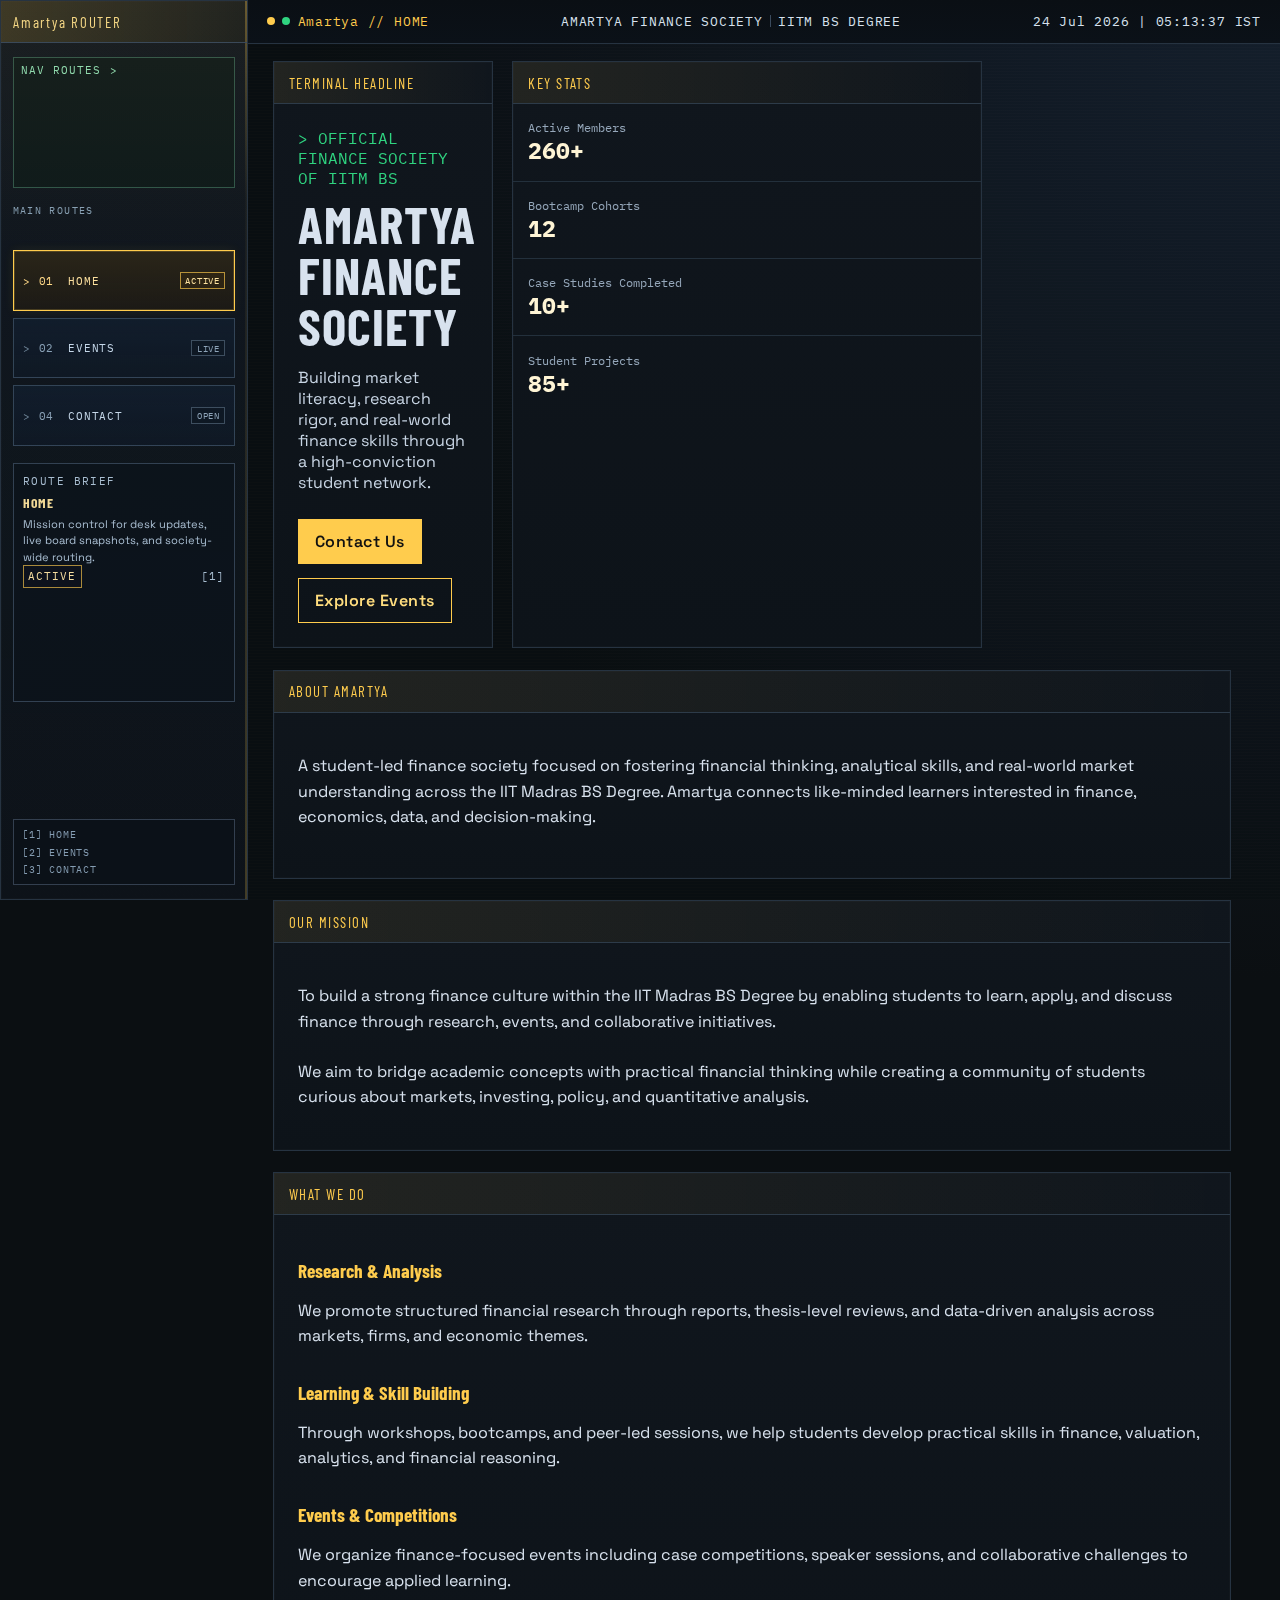
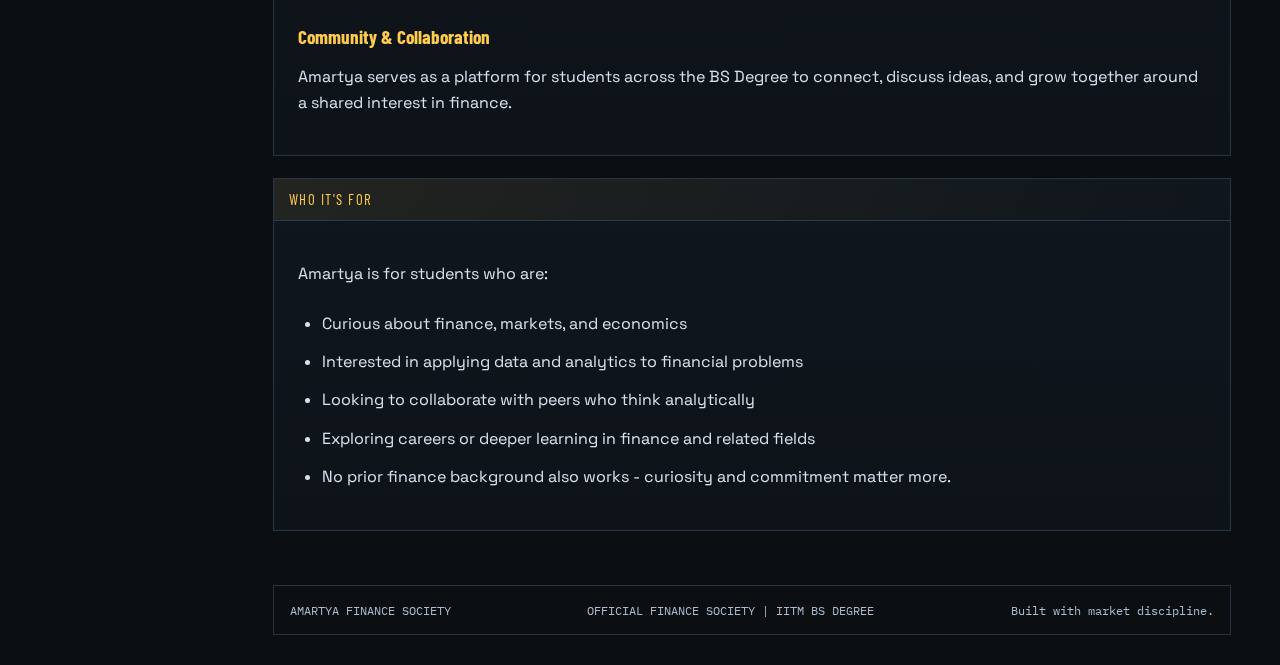
<file: index.html>
<!doctype html>
<html lang="en">
  <head>
    <meta charset="UTF-8" />
    <meta name="viewport" content="width=device-width, initial-scale=1.0" />
    <title>Amartya Finance Society | IITM BS</title>
    <meta
      name="description"
      content="Official finance society of IITM BS. Markets, research, events, and community built with institutional focus."
    />
    <link rel="preconnect" href="https://fonts.googleapis.com" />
    <link rel="preconnect" href="https://fonts.gstatic.com" crossorigin />
    <link
      href="https://fonts.googleapis.com/css2?family=Barlow+Condensed:wght@500;600;700&family=IBM+Plex+Mono:wght@400;500;600&family=Space+Grotesk:wght@400;500;600;700&display=swap"
      rel="stylesheet"
    />
    <link rel="stylesheet" href="src/css/main.css" />
    
    <!-- Favicon -->
    <link rel="apple-touch-icon" sizes="180x180" href="public/assets/icons/apple-touch-icon.png">
    <link rel="icon" type="image/png" sizes="32x32" href="public/assets/icons/favicon-32x32.png">
    <link rel="icon" type="image/png" sizes="16x16" href="public/assets/icons/favicon-16x16.png">
    <link rel="manifest" href="public/assets/icons/site.webmanifest">
    <link rel="shortcut icon" href="public/assets/icons/favicon.ico">
  </head>
  <body>
    <div class="noise"></div>
    <header class="terminal-topbar">
      <div class="left-group">
        <span class="dot amber"></span>
        <span class="dot green"></span>
        <span class="tag" id="route-breadcrumb">Amartya // HOME</span>
      </div>
      <div class="center-group">
        <span>AMARTYA FINANCE SOCIETY</span>
        <span class="divider"></span>
        <span>IITM BS DEGREE</span>
      </div>
      <div class="right-group" id="clock"></div>
    </header>

    <nav class="page-menu panel" aria-label="Navigation router" data-router data-page="home">
      <div class="panel-header">Amartya ROUTER</div>
      <div class="page-menu-row">
        <span class="menu-prompt">NAV ROUTES ></span>

        <div class="route-stack">
          <p class="route-tier">MAIN ROUTES</p>

          <a
            class="page-link route-primary active"
            data-route="home"
            data-key="1"
            data-state="LIVE"
            data-breadcrumb="HOME"
            data-desc="Mission control for desk updates, live board snapshots, and society-wide routing."
            href="index.html"
            aria-current="page"
          >
            <span class="route-prefix">&gt;</span><span class="route-index">01</span><span class="route-name">HOME</span><span class="route-badge">ACTIVE</span>
          </a>
          <a
            class="page-link route-primary"
            data-route="events"
            data-key="2"
            data-state="LIVE"
            data-breadcrumb="EVENTS"
            data-desc="Upcoming market sessions, competitions, and archives across Amartya."
            href="pages/events.html"
          >
            <span class="route-prefix">&gt;</span><span class="route-index">02</span><span class="route-name">EVENTS</span><span class="route-badge">LIVE</span>
          </a>
          <a
            class="page-link route-primary"
            data-route="contact"
            data-key="3"
            data-state="OPEN"
            data-breadcrumb="CONTACT"
            data-desc="Partnership, collaboration, and alumni outreach channels for the society."
            href="pages/contact.html"
          >
            <span class="route-prefix">&gt;</span><span class="route-index">04</span><span class="route-name">CONTACT</span><span class="route-badge">OPEN</span>
          </a>
        </div>

        <section class="route-context" aria-live="polite">
          <p class="context-label">ROUTE BRIEF</p>
          <h3 id="route-context-name">HOME</h3>
          <p id="route-context-desc">Mission control for desk updates, live board snapshots, and society-wide routing.</p>
          <p class="context-meta"><span id="route-context-status" class="context-status" data-state="ACTIVE">ACTIVE</span><span id="route-context-key">[1]</span></p>
        </section>

        <div class="shortcut-legend">
          <span>[1] HOME</span>
          <span>[2] EVENTS</span>
          <span>[3] CONTACT</span>
        </div>
      </div>
    </nav>

    <main>
      <section class="hero-grid">
        <section class="panel headline-panel">
          <div class="panel-header">TERMINAL HEADLINE</div>
          <div class="headline-content">
            <p class="blinker">> OFFICIAL FINANCE SOCIETY OF IITM BS</p>
            <h1>Amartya Finance Society</h1>
            <p class="subhead">
              Building market literacy, research rigor, and real-world finance skills
              through a high-conviction student network.
            </p>
            <div class="cta-row">
              <a href="pages/contact.html" class="cta solid">Contact Us</a>
              <a href="pages/events.html" class="cta ghost">Explore Events</a>
            </div>
          </div>
        </section>

        <aside class="panel stats-panel">
          <div class="panel-header">KEY STATS</div>
          <div class="metric">
            <span>Active Members</span>
            <strong>260+</strong>
          </div>
          <div class="metric">
            <span>Bootcamp Cohorts</span>
            <strong>12</strong>
          </div>
          <div class="metric">
            <span>Case Studies Completed</span>
            <strong>10+</strong>
          </div>
          <div class="metric">
            <span>Student Projects</span>
            <strong>85+</strong>
          </div>
        </aside>
      </section>

      
      <section id="about" class="panel">
        <div class="panel-header">ABOUT AMARTYA</div>
        <div style="padding: 1.5rem;">
          <p style="color: var(--text); line-height: 1.6; margin-bottom: 1.5rem;">
            A student-led finance society focused on fostering financial thinking, analytical skills, and real-world market understanding across the IIT Madras BS Degree. Amartya connects like-minded learners interested in finance, economics, data, and decision-making.
          </p>
        </div>
      </section>

      <section id="mission" class="panel">
        <div class="panel-header">OUR MISSION</div>
        <div style="padding: 1.5rem;">
          <p style="color: var(--text); line-height: 1.6; margin-bottom: 1.5rem;">
            To build a strong finance culture within the IIT Madras BS Degree by enabling students to learn, apply, and discuss finance through research, events, and collaborative initiatives.
          </p>
          <p style="color: var(--text); line-height: 1.6;">
            We aim to bridge academic concepts with practical financial thinking while creating a community of students curious about markets, investing, policy, and quantitative analysis.
          </p>
        </div>
      </section>

      <section id="what-we-do" class="panel">
        <div class="panel-header">WHAT WE DO</div>
        <div style="padding: 1.5rem;">
          <div style="margin-bottom: 2rem;">
            <h3 style="color: var(--terminal-amber); font-family: 'Barlow Condensed', sans-serif; font-size: 1.2rem; margin-bottom: 1rem;">Research & Analysis</h3>
            <p style="color: var(--text); line-height: 1.6;">
              We promote structured financial research through reports, thesis-level reviews, and data-driven analysis across markets, firms, and economic themes.
            </p>
          </div>
          
          <div style="margin-bottom: 2rem;">
            <h3 style="color: var(--terminal-amber); font-family: 'Barlow Condensed', sans-serif; font-size: 1.2rem; margin-bottom: 1rem;">Learning & Skill Building</h3>
            <p style="color: var(--text); line-height: 1.6;">
              Through workshops, bootcamps, and peer-led sessions, we help students develop practical skills in finance, valuation, analytics, and financial reasoning.
            </p>
          </div>
          
          <div style="margin-bottom: 2rem;">
            <h3 style="color: var(--terminal-amber); font-family: 'Barlow Condensed', sans-serif; font-size: 1.2rem; margin-bottom: 1rem;">Events & Competitions</h3>
            <p style="color: var(--text); line-height: 1.6;">
              We organize finance-focused events including case competitions, speaker sessions, and collaborative challenges to encourage applied learning.
            </p>
          </div>
          
          <div>
            <h3 style="color: var(--terminal-amber); font-family: 'Barlow Condensed', sans-serif; font-size: 1.2rem; margin-bottom: 1rem;">Community & Collaboration</h3>
            <p style="color: var(--text); line-height: 1.6;">
              Amartya serves as a platform for students across the BS Degree to connect, discuss ideas, and grow together around a shared interest in finance.
            </p>
          </div>
        </div>
      </section>

      <section id="who-its-for" class="panel">
        <div class="panel-header">WHO IT'S FOR</div>
        <div style="padding: 1.5rem;">
          <p style="color: var(--text); line-height: 1.6; margin-bottom: 1.5rem;">
            Amartya is for students who are:
          </p>
          <ul style="color: var(--text); line-height: 1.6; padding-left: 1.5rem;">
            <li style="margin-bottom: 0.8rem;">Curious about finance, markets, and economics</li>
            <li style="margin-bottom: 0.8rem;">Interested in applying data and analytics to financial problems</li>
            <li style="margin-bottom: 0.8rem;">Looking to collaborate with peers who think analytically</li>
            <li style="margin-bottom: 0.8rem;">Exploring careers or deeper learning in finance and related fields</li>
            <li>No prior finance background also works - curiosity and commitment matter more.</li>
          </ul>
        </div>
      </section>
    </main>

    <footer class="terminal-footer">
      <span>AMARTYA FINANCE SOCIETY</span>
      <span>OFFICIAL FINANCE SOCIETY | IITM BS DEGREE</span>
      <span>Built with market discipline.</span>
    </footer>

    <script src="src/js/main.js"></script>
  </body>
</html>
</file>
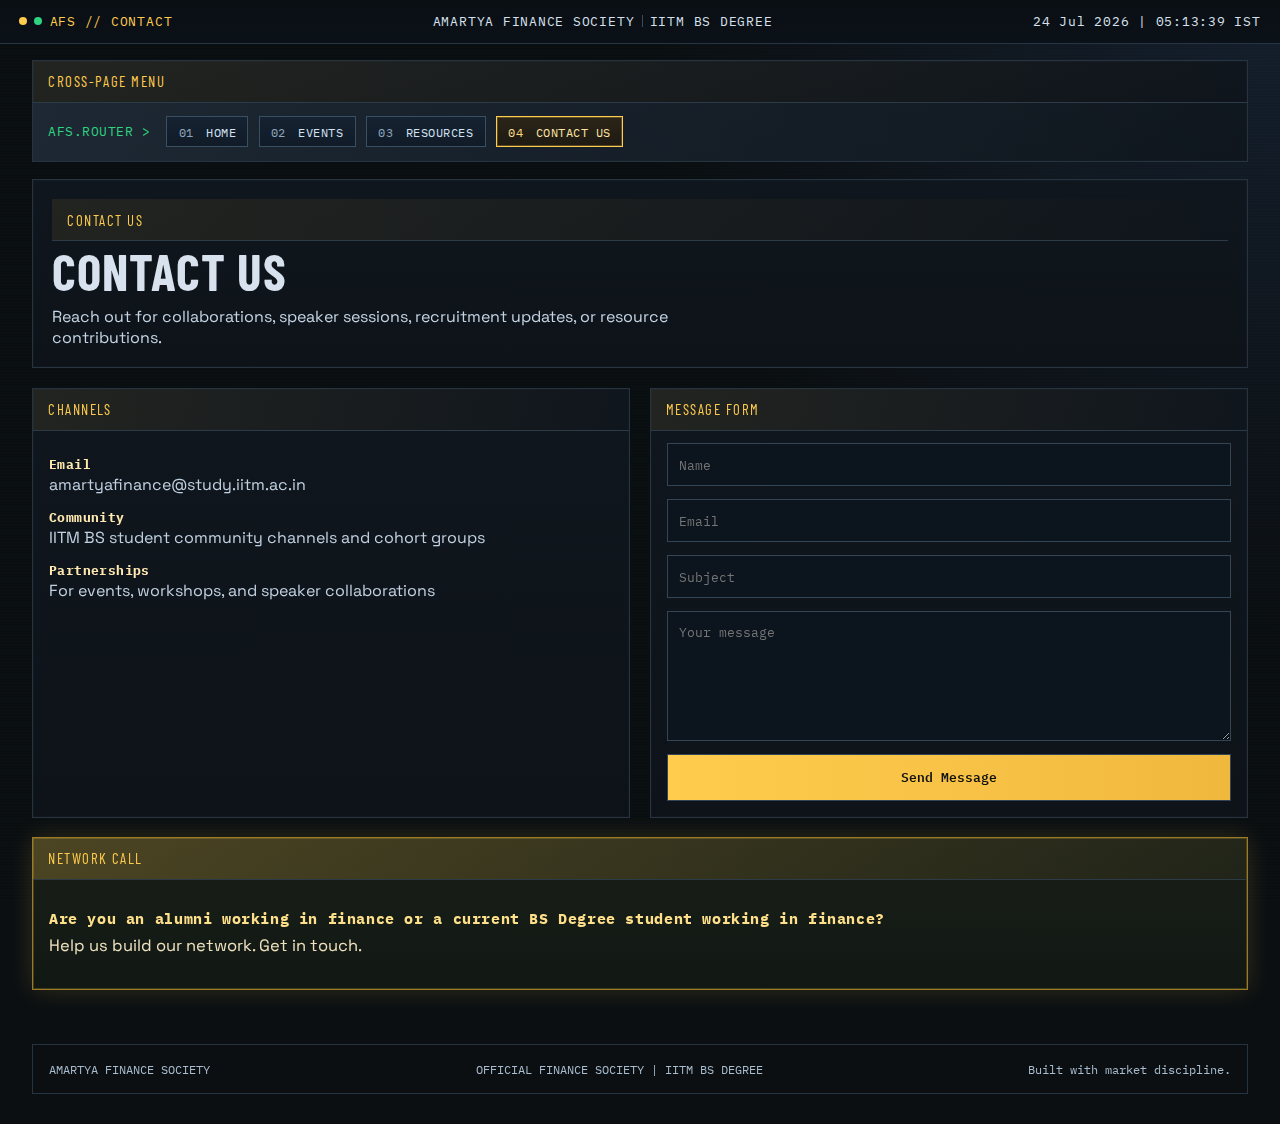
<file: contact.html>
<!doctype html>
<html lang="en">
  <head>
    <meta charset="UTF-8" />
    <meta name="viewport" content="width=device-width, initial-scale=1.0" />
    <title>Contact Us | Amartya Finance Society</title>
    <meta
      name="description"
      content="Contact Amartya Finance Society, the official finance society of IITM BS."
    />
    <link rel="preconnect" href="https://fonts.googleapis.com" />
    <link rel="preconnect" href="https://fonts.gstatic.com" crossorigin />
    <link
      href="https://fonts.googleapis.com/css2?family=Barlow+Condensed:wght@500;600;700&family=IBM+Plex+Mono:wght@400;500;600&family=Space+Grotesk:wght@400;500;600;700&display=swap"
      rel="stylesheet"
    />
    <link rel="stylesheet" href="styles.css" />
  </head>
  <body>
    <div class="noise"></div>
    <header class="terminal-topbar">
      <div class="left-group">
        <span class="dot amber"></span>
        <span class="dot green"></span>
        <span class="tag">AFS // CONTACT</span>
      </div>
      <div class="center-group">
        <span>AMARTYA FINANCE SOCIETY</span>
        <span class="divider"></span>
        <span>IITM BS DEGREE</span>
      </div>
      <div class="right-group" id="clock"></div>
    </header>

    <nav class="page-menu panel" aria-label="Cross-page navigation">
      <div class="panel-header">CROSS-PAGE MENU</div>
      <div class="page-menu-row">
        <span class="menu-prompt">AFS.ROUTER ></span>
        <a class="page-link" href="index.html"><span>01</span> HOME</a>
        <a class="page-link" href="events.html"><span>02</span> EVENTS</a>
        <a class="page-link" href="resources.html"><span>03</span> RESOURCES</a>
        <a class="page-link active" href="contact.html" aria-current="page"><span>04</span> CONTACT US</a>
      </div>
    </nav>

    <main class="section-stack">
      <section class="panel page-hero">
        <div class="panel-header">CONTACT US</div>
        <h1>Contact Us</h1>
        <p>
          Reach out for collaborations, speaker sessions, recruitment updates, or resource
          contributions.
        </p>
      </section>

      <section class="contact-grid">
        <article class="panel">
          <div class="panel-header">CHANNELS</div>
          <div class="contact-list">
            <p><strong>Email</strong><br />amartyafinance@study.iitm.ac.in</p>
            <p><strong>Community</strong><br />IITM BS student community channels and cohort groups</p>
            <p><strong>Partnerships</strong><br />For events, workshops, and speaker collaborations</p>
          </div>
        </article>

        <article class="panel">
          <div class="panel-header">MESSAGE FORM</div>
          <form class="contact-form">
            <input type="text" placeholder="Name" />
            <input type="email" placeholder="Email" />
            <input class="full-span" type="text" placeholder="Subject" />
            <textarea class="full-span" placeholder="Your message"></textarea>
            <button class="full-span" type="button">Send Message</button>
          </form>
        </article>
      </section>

      <section class="panel network-callout">
        <div class="panel-header">NETWORK CALL</div>
        <div class="contact-list">
          <p>
            <strong>Are you an alumni working in finance or a current BS Degree student working in finance?</strong><br />
            Help us build our network. Get in touch.
          </p>
        </div>
      </section>
    </main>

    <footer class="terminal-footer">
      <span>AMARTYA FINANCE SOCIETY</span>
      <span>OFFICIAL FINANCE SOCIETY | IITM BS DEGREE</span>
      <span>Built with market discipline.</span>
    </footer>

    <script src="script.js"></script>
  </body>
</html>
</file>
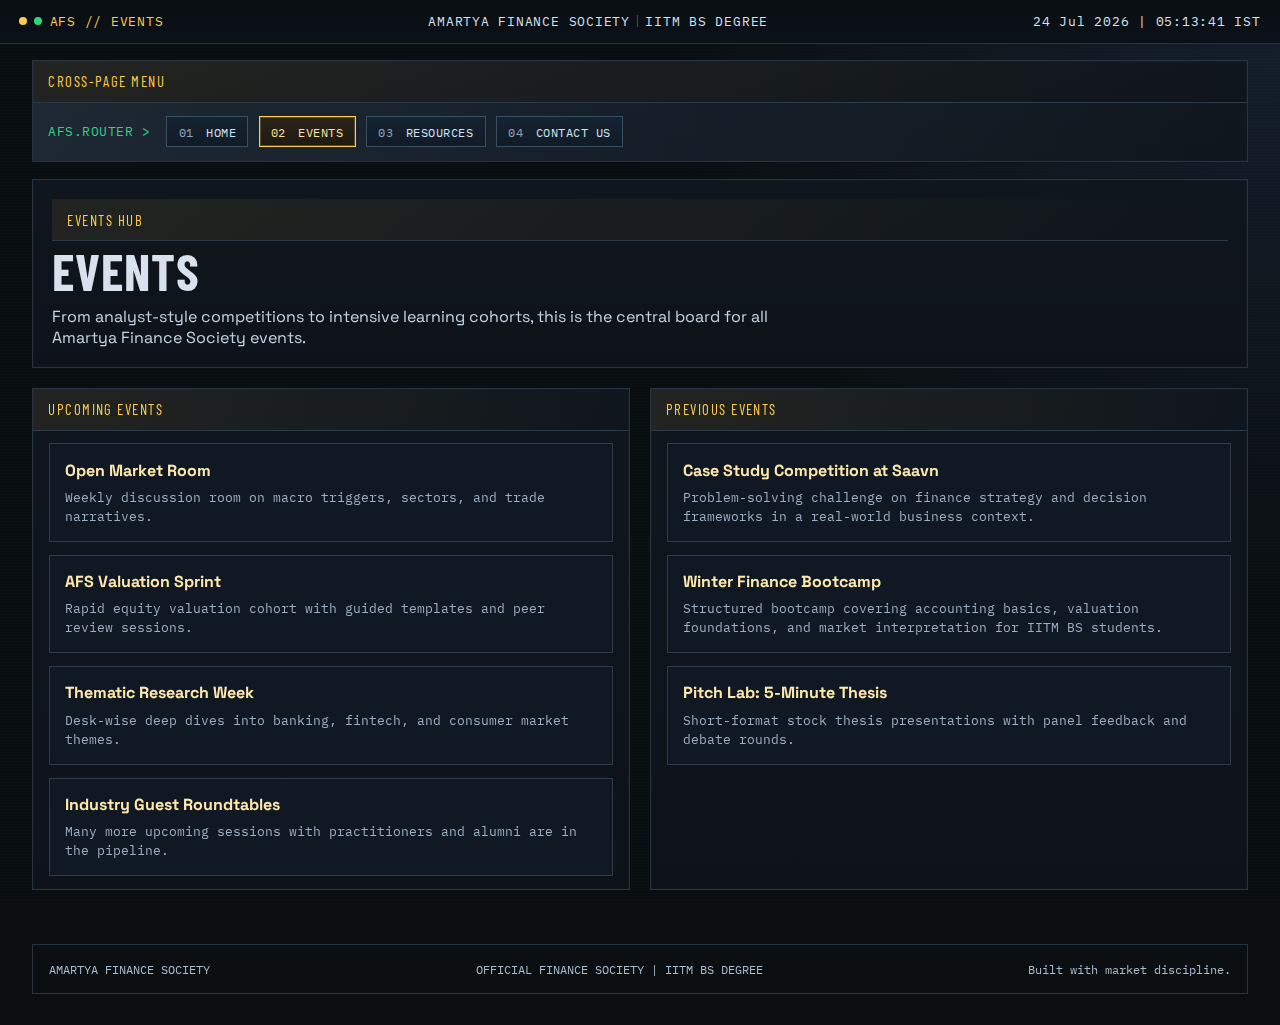
<file: events.html>
<!doctype html>
<html lang="en">
  <head>
    <meta charset="UTF-8" />
    <meta name="viewport" content="width=device-width, initial-scale=1.0" />
    <title>Events | Amartya Finance Society</title>
    <meta
      name="description"
      content="Upcoming and previous events by Amartya Finance Society, the official finance society of IITM BS."
    />
    <link rel="preconnect" href="https://fonts.googleapis.com" />
    <link rel="preconnect" href="https://fonts.gstatic.com" crossorigin />
    <link
      href="https://fonts.googleapis.com/css2?family=Barlow+Condensed:wght@500;600;700&family=IBM+Plex+Mono:wght@400;500;600&family=Space+Grotesk:wght@400;500;600;700&display=swap"
      rel="stylesheet"
    />
    <link rel="stylesheet" href="styles.css" />
  </head>
  <body>
    <div class="noise"></div>
    <header class="terminal-topbar">
      <div class="left-group">
        <span class="dot amber"></span>
        <span class="dot green"></span>
        <span class="tag">AFS // EVENTS</span>
      </div>
      <div class="center-group">
        <span>AMARTYA FINANCE SOCIETY</span>
        <span class="divider"></span>
        <span>IITM BS DEGREE</span>
      </div>
      <div class="right-group" id="clock"></div>
    </header>

    <nav class="page-menu panel" aria-label="Cross-page navigation">
      <div class="panel-header">CROSS-PAGE MENU</div>
      <div class="page-menu-row">
        <span class="menu-prompt">AFS.ROUTER ></span>
        <a class="page-link" href="index.html"><span>01</span> HOME</a>
        <a class="page-link active" href="events.html" aria-current="page"><span>02</span> EVENTS</a>
        <a class="page-link" href="resources.html"><span>03</span> RESOURCES</a>
        <a class="page-link" href="contact.html"><span>04</span> CONTACT US</a>
      </div>
    </nav>

    <main class="section-stack">
      <section class="panel page-hero">
        <div class="panel-header">EVENTS HUB</div>
        <h1>Events</h1>
        <p>
          From analyst-style competitions to intensive learning cohorts, this is the central board
          for all Amartya Finance Society events.
        </p>
      </section>

      <section class="event-columns">
        <article class="panel">
          <div class="panel-header">UPCOMING EVENTS</div>
          <div class="event-card">
            <h4>Open Market Room</h4>
            <p>Weekly discussion room on macro triggers, sectors, and trade narratives.</p>
          </div>
          <div class="event-card">
            <h4>AFS Valuation Sprint</h4>
            <p>Rapid equity valuation cohort with guided templates and peer review sessions.</p>
          </div>
          <div class="event-card">
            <h4>Thematic Research Week</h4>
            <p>Desk-wise deep dives into banking, fintech, and consumer market themes.</p>
          </div>
          <div class="event-card">
            <h4>Industry Guest Roundtables</h4>
            <p>Many more upcoming sessions with practitioners and alumni are in the pipeline.</p>
          </div>
        </article>

        <article class="panel">
          <div class="panel-header">PREVIOUS EVENTS</div>
          <div class="event-card">
            <h4>Case Study Competition at Saavn</h4>
            <p>
              Problem-solving challenge on finance strategy and decision frameworks in a real-world
              business context.
            </p>
          </div>
          <div class="event-card">
            <h4>Winter Finance Bootcamp</h4>
            <p>
              Structured bootcamp covering accounting basics, valuation foundations, and market
              interpretation for IITM BS students.
            </p>
          </div>
          <div class="event-card">
            <h4>Pitch Lab: 5-Minute Thesis</h4>
            <p>Short-format stock thesis presentations with panel feedback and debate rounds.</p>
          </div>
        </article>
      </section>
    </main>

    <footer class="terminal-footer">
      <span>AMARTYA FINANCE SOCIETY</span>
      <span>OFFICIAL FINANCE SOCIETY | IITM BS DEGREE</span>
      <span>Built with market discipline.</span>
    </footer>

    <script src="script.js"></script>
  </body>
</html>
</file>
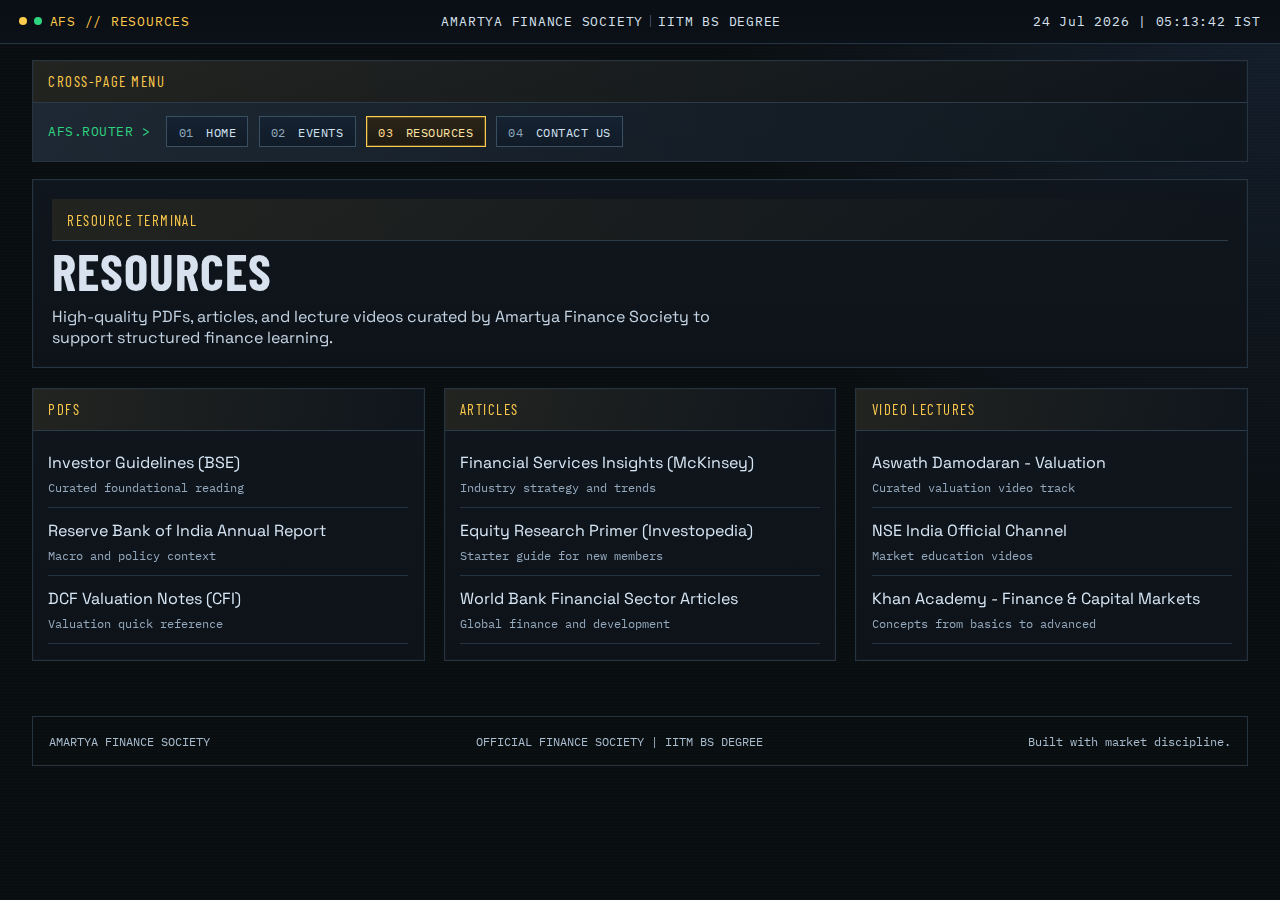
<file: resources.html>
<!doctype html>
<html lang="en">
  <head>
    <meta charset="UTF-8" />
    <meta name="viewport" content="width=device-width, initial-scale=1.0" />
    <title>Resources | Amartya Finance Society</title>
    <meta
      name="description"
      content="Curated PDFs, articles, and video lectures from Amartya Finance Society for IITM BS learners."
    />
    <link rel="preconnect" href="https://fonts.googleapis.com" />
    <link rel="preconnect" href="https://fonts.gstatic.com" crossorigin />
    <link
      href="https://fonts.googleapis.com/css2?family=Barlow+Condensed:wght@500;600;700&family=IBM+Plex+Mono:wght@400;500;600&family=Space+Grotesk:wght@400;500;600;700&display=swap"
      rel="stylesheet"
    />
    <link rel="stylesheet" href="styles.css" />
  </head>
  <body>
    <div class="noise"></div>
    <header class="terminal-topbar">
      <div class="left-group">
        <span class="dot amber"></span>
        <span class="dot green"></span>
        <span class="tag">AFS // RESOURCES</span>
      </div>
      <div class="center-group">
        <span>AMARTYA FINANCE SOCIETY</span>
        <span class="divider"></span>
        <span>IITM BS DEGREE</span>
      </div>
      <div class="right-group" id="clock"></div>
    </header>

    <nav class="page-menu panel" aria-label="Cross-page navigation">
      <div class="panel-header">CROSS-PAGE MENU</div>
      <div class="page-menu-row">
        <span class="menu-prompt">AFS.ROUTER ></span>
        <a class="page-link" href="index.html"><span>01</span> HOME</a>
        <a class="page-link" href="events.html"><span>02</span> EVENTS</a>
        <a class="page-link active" href="resources.html" aria-current="page"><span>03</span> RESOURCES</a>
        <a class="page-link" href="contact.html"><span>04</span> CONTACT US</a>
      </div>
    </nav>

    <main class="section-stack">
      <section class="panel page-hero">
        <div class="panel-header">RESOURCE TERMINAL</div>
        <h1>Resources</h1>
        <p>
          High-quality PDFs, articles, and lecture videos curated by Amartya Finance Society
          to support structured finance learning.
        </p>
      </section>

      <section class="resource-grid">
        <article class="panel">
          <div class="panel-header">PDFS</div>
          <ul class="resource-list">
            <li>
              <a href="https://www.bseindia.com/downloads1/Investor_guidelines.pdf" target="_blank" rel="noopener noreferrer">Investor Guidelines (BSE)</a>
              <span class="resource-tag">Curated foundational reading</span>
            </li>
            <li>
              <a href="https://www.rbi.org.in/Scripts/AnnualReportMainDisplay.aspx" target="_blank" rel="noopener noreferrer">Reserve Bank of India Annual Report</a>
              <span class="resource-tag">Macro and policy context</span>
            </li>
            <li>
              <a href="https://corporatefinanceinstitute.com/resources/valuation/discounted-cash-flow-dcf/" target="_blank" rel="noopener noreferrer">DCF Valuation Notes (CFI)</a>
              <span class="resource-tag">Valuation quick reference</span>
            </li>
          </ul>
        </article>

        <article class="panel">
          <div class="panel-header">ARTICLES</div>
          <ul class="resource-list">
            <li>
              <a href="https://www.mckinsey.com/industries/financial-services" target="_blank" rel="noopener noreferrer">Financial Services Insights (McKinsey)</a>
              <span class="resource-tag">Industry strategy and trends</span>
            </li>
            <li>
              <a href="https://www.investopedia.com/terms/e/equityresearch.asp" target="_blank" rel="noopener noreferrer">Equity Research Primer (Investopedia)</a>
              <span class="resource-tag">Starter guide for new members</span>
            </li>
            <li>
              <a href="https://www.worldbank.org/en/topic/financialsector" target="_blank" rel="noopener noreferrer">World Bank Financial Sector Articles</a>
              <span class="resource-tag">Global finance and development</span>
            </li>
          </ul>
        </article>

        <article class="panel">
          <div class="panel-header">VIDEO LECTURES</div>
          <ul class="resource-list">
            <li>
              <a href="https://www.youtube.com/playlist?list=PLUkh9m2Borqn0N8pi8GmLqP6Y8wV6Qf9Z" target="_blank" rel="noopener noreferrer">Aswath Damodaran - Valuation</a>
              <span class="resource-tag">Curated valuation video track</span>
            </li>
            <li>
              <a href="https://www.youtube.com/c/NSEIndiaOfficial" target="_blank" rel="noopener noreferrer">NSE India Official Channel</a>
              <span class="resource-tag">Market education videos</span>
            </li>
            <li>
              <a href="https://www.youtube.com/@KhanAcademy" target="_blank" rel="noopener noreferrer">Khan Academy - Finance & Capital Markets</a>
              <span class="resource-tag">Concepts from basics to advanced</span>
            </li>
          </ul>
        </article>
      </section>
    </main>

    <footer class="terminal-footer">
      <span>AMARTYA FINANCE SOCIETY</span>
      <span>OFFICIAL FINANCE SOCIETY | IITM BS DEGREE</span>
      <span>Built with market discipline.</span>
    </footer>

    <script src="script.js"></script>
  </body>
</html>
</file>
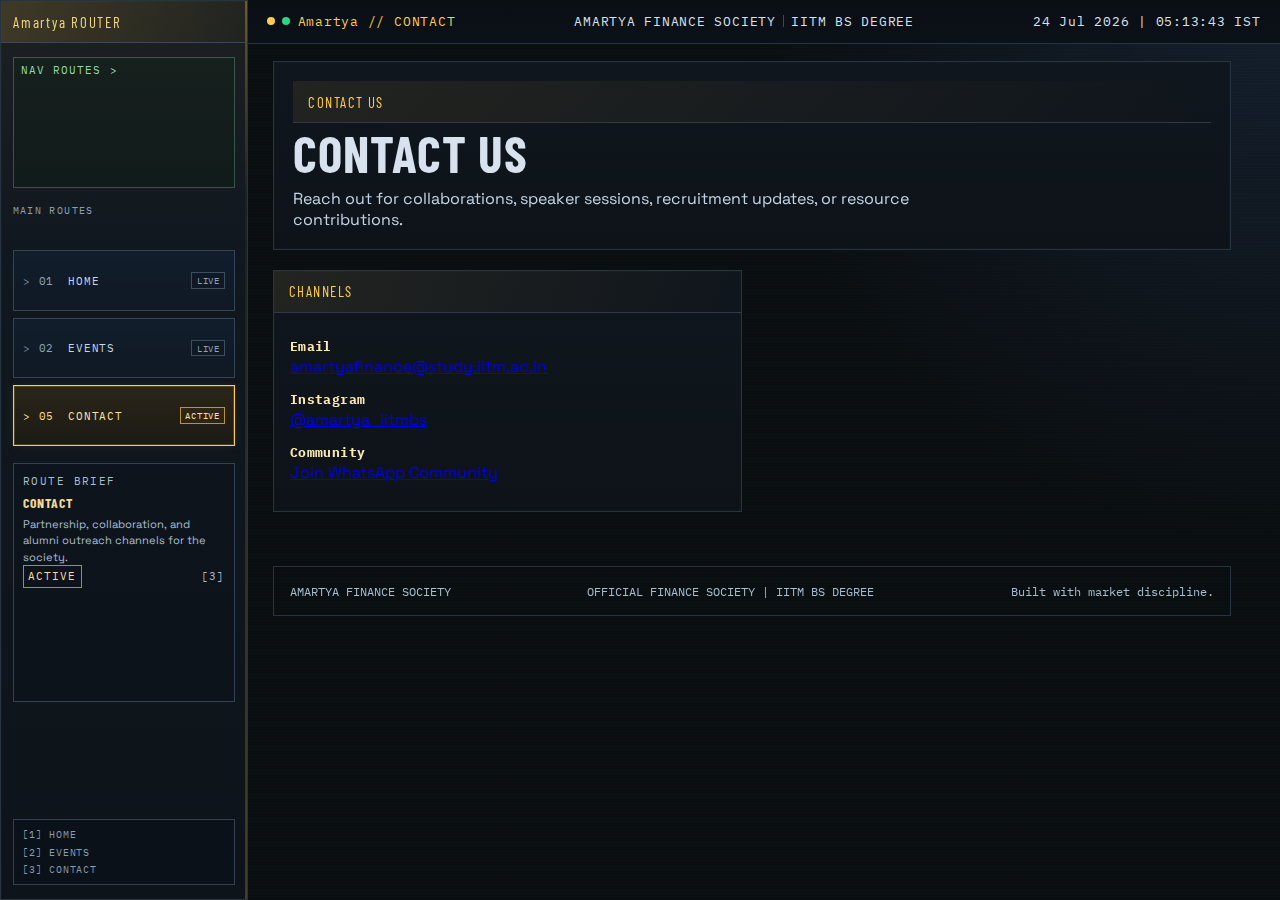
<file: pages/contact.html>
<!doctype html>
<html lang="en">
  <head>
    <meta charset="UTF-8" />
    <meta name="viewport" content="width=device-width, initial-scale=1.0" />
    <title>Contact Us | Amartya Finance Society</title>
    <meta
      name="description"
      content="Contact Amartya Finance Society, the official finance society of IITM BS."
    />
    <link rel="preconnect" href="https://fonts.googleapis.com" />
    <link rel="preconnect" href="https://fonts.gstatic.com" crossorigin />
    <link
      href="https://fonts.googleapis.com/css2?family=Barlow+Condensed:wght@500;600;700&family=IBM+Plex+Mono:wght@400;500;600&family=Space+Grotesk:wght@400;500;600;700&display=swap"
      rel="stylesheet"
    />
    <link rel="stylesheet" href="../src/css/main.css" />
    
    <!-- Favicon -->
    <link rel="apple-touch-icon" sizes="180x180" href="../public/assets/icons/apple-touch-icon.png">
    <link rel="icon" type="image/png" sizes="32x32" href="../public/assets/icons/favicon-32x32.png">
    <link rel="icon" type="image/png" sizes="16x16" href="../public/assets/icons/favicon-16x16.png">
    <link rel="manifest" href="../public/assets/icons/site.webmanifest">
    <link rel="shortcut icon" href="../public/assets/icons/favicon.ico">
  </head>
  <body>
    <div class="noise"></div>
    <header class="terminal-topbar">
      <div class="left-group">
        <span class="dot amber"></span>
        <span class="dot green"></span>
        <span class="tag" id="route-breadcrumb">Amartya // CONTACT</span>
      </div>
      <div class="center-group">
        <span>AMARTYA FINANCE SOCIETY</span>
        <span class="divider"></span>
        <span>IITM BS DEGREE</span>
      </div>
      <div class="right-group" id="clock"></div>
    </header>

    <nav class="page-menu panel" aria-label="Navigation router" data-router data-page="contact">
      <div class="panel-header">Amartya ROUTER</div>
      <div class="page-menu-row">
        <span class="menu-prompt">NAV ROUTES ></span>

        <div class="route-stack">
          <p class="route-tier">MAIN ROUTES</p>

          <a
            class="page-link route-primary"
            data-route="home"
            data-key="1"
            data-state="LIVE"
            data-breadcrumb="HOME"
            data-desc="Mission control for desk updates, live board snapshots, and society-wide routing."
            href="../index.html"
          >
            <span class="route-prefix">&gt;</span><span class="route-index">01</span><span class="route-name">HOME</span><span class="route-badge">LIVE</span>
          </a>
          <a
            class="page-link route-primary"
            data-route="events"
            data-key="2"
            data-state="LIVE"
            data-breadcrumb="EVENTS"
            data-desc="Upcoming market sessions, competitions, and archives across Amartya."
            href="events.html"
          >
            <span class="route-prefix">&gt;</span><span class="route-index">02</span><span class="route-name">EVENTS</span><span class="route-badge">LIVE</span>
          </a>
          <a
            class="page-link route-primary active"
            data-route="contact"
            data-key="3"
            data-state="OPEN"
            data-breadcrumb="CONTACT"
            data-desc="Partnership, collaboration, and alumni outreach channels for the society."
            href="contact.html"
            aria-current="page"
          >
            <span class="route-prefix">&gt;</span><span class="route-index">05</span><span class="route-name">CONTACT</span><span class="route-badge">ACTIVE</span>
          </a>
        </div>

        <section class="route-context" aria-live="polite">
          <p class="context-label">ROUTE BRIEF</p>
          <h3 id="route-context-name">CONTACT</h3>
          <p id="route-context-desc">Partnership, collaboration, and alumni outreach channels for the society.</p>
          <p class="context-meta"><span id="route-context-status" class="context-status" data-state="ACTIVE">ACTIVE</span><span id="route-context-key">[3]</span></p>
        </section>

        <div class="shortcut-legend">
          <span>[1] HOME</span>
          <span>[2] EVENTS</span>
          <span>[3] CONTACT</span>
        </div>
      </div>
    </nav>

    <main class="section-stack">
      <section class="panel page-hero">
        <div class="panel-header">CONTACT US</div>
        <h1>Contact Us</h1>
        <p>
          Reach out for collaborations, speaker sessions, recruitment updates, or resource
          contributions.
        </p>
      </section>

      <section class="contact-grid">
        <article class="panel">
          <div class="panel-header">CHANNELS</div>
          <div class="contact-list">
            <p><strong>Email</strong><br /><a href="mailto:amartyafinance@study.iitm.ac.in">amartyafinance@study.iitm.ac.in</a></p>
            <p><strong>Instagram</strong><br /><a href="https://www.instagram.com/amartya_iitmbs?igsh=MXA1dnloeDMzYmozdw==" target="_blank">@amartya_iitmbs</a></p>
            <p><strong>Community</strong><br /><a href="https://chat.whatsapp.com/LFjEpYoRepQ5TZbIe8NVdj" target="_blank">Join WhatsApp Community</a></p>
          </div>
        </article>

              </section>

    </main>

    <footer class="terminal-footer">
      <span>AMARTYA FINANCE SOCIETY</span>
      <span>OFFICIAL FINANCE SOCIETY | IITM BS DEGREE</span>
      <span>Built with market discipline.</span>
    </footer>

    <script src="../src/js/main.js"></script>
  </body>
</html>
</file>
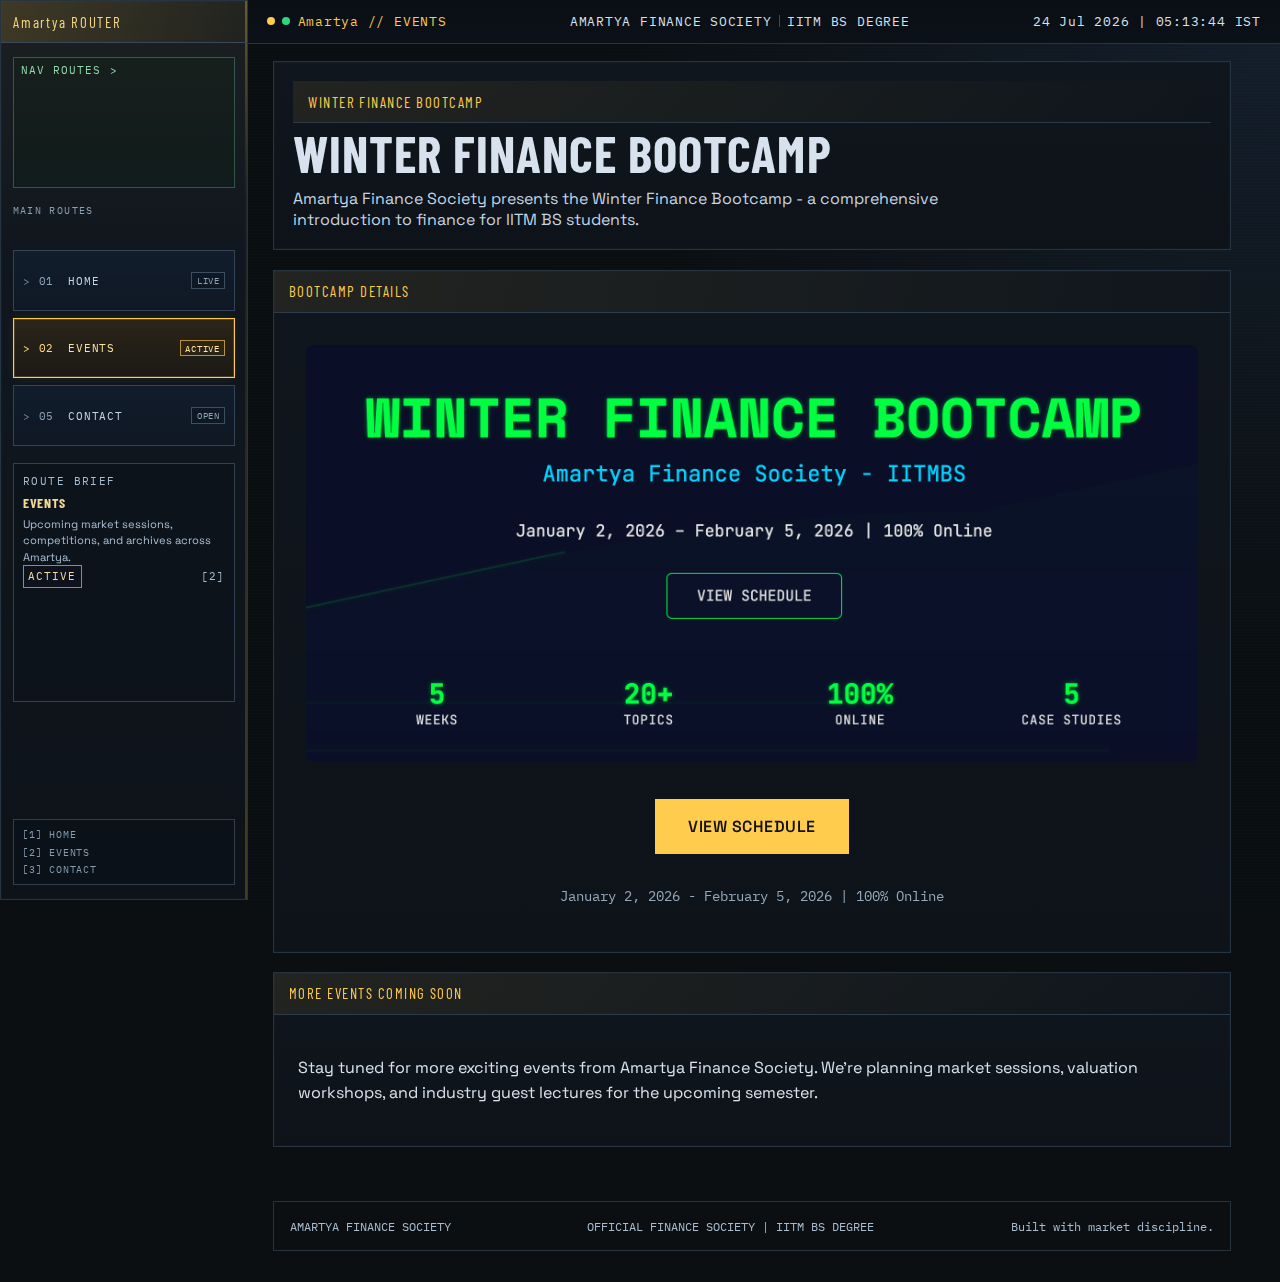
<file: pages/events.html>
<!doctype html>
<html lang="en">
  <head>
    <meta charset="UTF-8" />
    <meta name="viewport" content="width=device-width, initial-scale=1.0" />
    <title>Events | Amartya Finance Society</title>
    <meta
      name="description"
      content="Upcoming and previous events by Amartya Finance Society, the official finance society of IITM BS."
    />
    <link rel="preconnect" href="https://fonts.googleapis.com" />
    <link rel="preconnect" href="https://fonts.gstatic.com" crossorigin />
    <link
      href="https://fonts.googleapis.com/css2?family=Barlow+Condensed:wght@500;600;700&family=IBM+Plex+Mono:wght@400;500;600&family=Space+Grotesk:wght@400;500;600;700&display=swap"
      rel="stylesheet"
    />
    <link rel="stylesheet" href="../src/css/main.css" />
    
    <!-- Favicon -->
    <link rel="apple-touch-icon" sizes="180x180" href="../public/assets/icons/apple-touch-icon.png">
    <link rel="icon" type="image/png" sizes="32x32" href="../public/assets/icons/favicon-32x32.png">
    <link rel="icon" type="image/png" sizes="16x16" href="../public/assets/icons/favicon-16x16.png">
    <link rel="manifest" href="../public/assets/icons/site.webmanifest">
    <link rel="shortcut icon" href="../public/assets/icons/favicon.ico">
  </head>
  <body>
    <div class="noise"></div>
    <header class="terminal-topbar">
      <div class="left-group">
        <span class="dot amber"></span>
        <span class="dot green"></span>
        <span class="tag" id="route-breadcrumb">Amartya // EVENTS</span>
      </div>
      <div class="center-group">
        <span>AMARTYA FINANCE SOCIETY</span>
        <span class="divider"></span>
        <span>IITM BS DEGREE</span>
      </div>
      <div class="right-group" id="clock"></div>
    </header>

    <nav class="page-menu panel" aria-label="Navigation router" data-router data-page="events">
      <div class="panel-header">Amartya ROUTER</div>
      <div class="page-menu-row">
        <span class="menu-prompt">NAV ROUTES ></span>

        <div class="route-stack">
          <p class="route-tier">MAIN ROUTES</p>

          <a
            class="page-link route-primary"
            data-route="home"
            data-key="1"
            data-state="LIVE"
            data-breadcrumb="HOME"
            data-desc="Mission control for desk updates, live board snapshots, and society-wide routing."
            href="../index.html"
          >
            <span class="route-prefix">&gt;</span><span class="route-index">01</span><span class="route-name">HOME</span><span class="route-badge">LIVE</span>
          </a>
          <a
            class="page-link route-primary active"
            data-route="events"
            data-key="2"
            data-state="LIVE"
            data-breadcrumb="EVENTS"
            data-desc="Upcoming market sessions, competitions, and archives across Amartya."
            href="events.html"
            aria-current="page"
          >
            <span class="route-prefix">&gt;</span><span class="route-index">02</span><span class="route-name">EVENTS</span><span class="route-badge">ACTIVE</span>
          </a>
          <a
            class="page-link route-primary"
            data-route="contact"
            data-key="3"
            data-state="OPEN"
            data-breadcrumb="CONTACT"
            data-desc="Partnership, collaboration, and alumni outreach channels for the society."
            href="contact.html"
          >
            <span class="route-prefix">&gt;</span><span class="route-index">05</span><span class="route-name">CONTACT</span><span class="route-badge">OPEN</span>
          </a>
        </div>

        <section class="route-context" aria-live="polite">
          <p class="context-label">ROUTE BRIEF</p>
          <h3 id="route-context-name">EVENTS</h3>
          <p id="route-context-desc">Upcoming market sessions, competitions, and archives across Amartya.</p>
          <p class="context-meta"><span id="route-context-status" class="context-status" data-state="ACTIVE">ACTIVE</span><span id="route-context-key">[2]</span></p>
        </section>

        <div class="shortcut-legend">
          <span>[1] HOME</span>
          <span>[2] EVENTS</span>
          <span>[3] CONTACT</span>
        </div>
      </div>
    </nav>

    <main class="section-stack">
      <section class="panel page-hero">
        <div class="panel-header">WINTER FINANCE BOOTCAMP</div>
        <h1>Winter Finance Bootcamp</h1>
        <p>
          Amartya Finance Society presents the Winter Finance Bootcamp - a comprehensive introduction to finance for IITM BS students.
        </p>
      </section>

      <section class="panel">
        <div class="panel-header">BOOTCAMP DETAILS</div>
        <div style="text-align: center; padding: 2rem;">
          <img src="../public/assets/images/wfb_hero-section.png" alt="Winter Finance Bootcamp Banner" style="max-width: 100%; height: auto; border-radius: 8px; margin-bottom: 2rem;">
          
          <div style="margin-bottom: 2rem;">
            <a href="https://amartya-iitmbs.github.io/introductory-bootcamp/index.html" target="_blank" class="cta solid" style="display: inline-block; padding: 1rem 2rem; text-decoration: none; font-weight: 600; border: 1px solid var(--terminal-amber); background: var(--terminal-amber); color: #111; letter-spacing: 0.03em;">
              VIEW SCHEDULE
            </a>
          </div>
          
          <p style="color: var(--muted); font-family: 'IBM Plex Mono', monospace; font-size: 0.9rem; margin-top: 2rem;">
            January 2, 2026 - February 5, 2026 | 100% Online
          </p>
        </div>
      </section>

      <section class="panel">
        <div class="panel-header">MORE EVENTS COMING SOON</div>
        <div style="padding: 1.5rem;">
          <p style="color: var(--text); line-height: 1.6;">
            Stay tuned for more exciting events from Amartya Finance Society. We're planning market sessions, 
            valuation workshops, and industry guest lectures for the upcoming semester.
          </p>
        </div>
      </section>
    </main>

    <footer class="terminal-footer">
      <span>AMARTYA FINANCE SOCIETY</span>
      <span>OFFICIAL FINANCE SOCIETY | IITM BS DEGREE</span>
      <span>Built with market discipline.</span>
    </footer>

    <script src="../src/js/main.js"></script>
  </body>
</html>
</file>
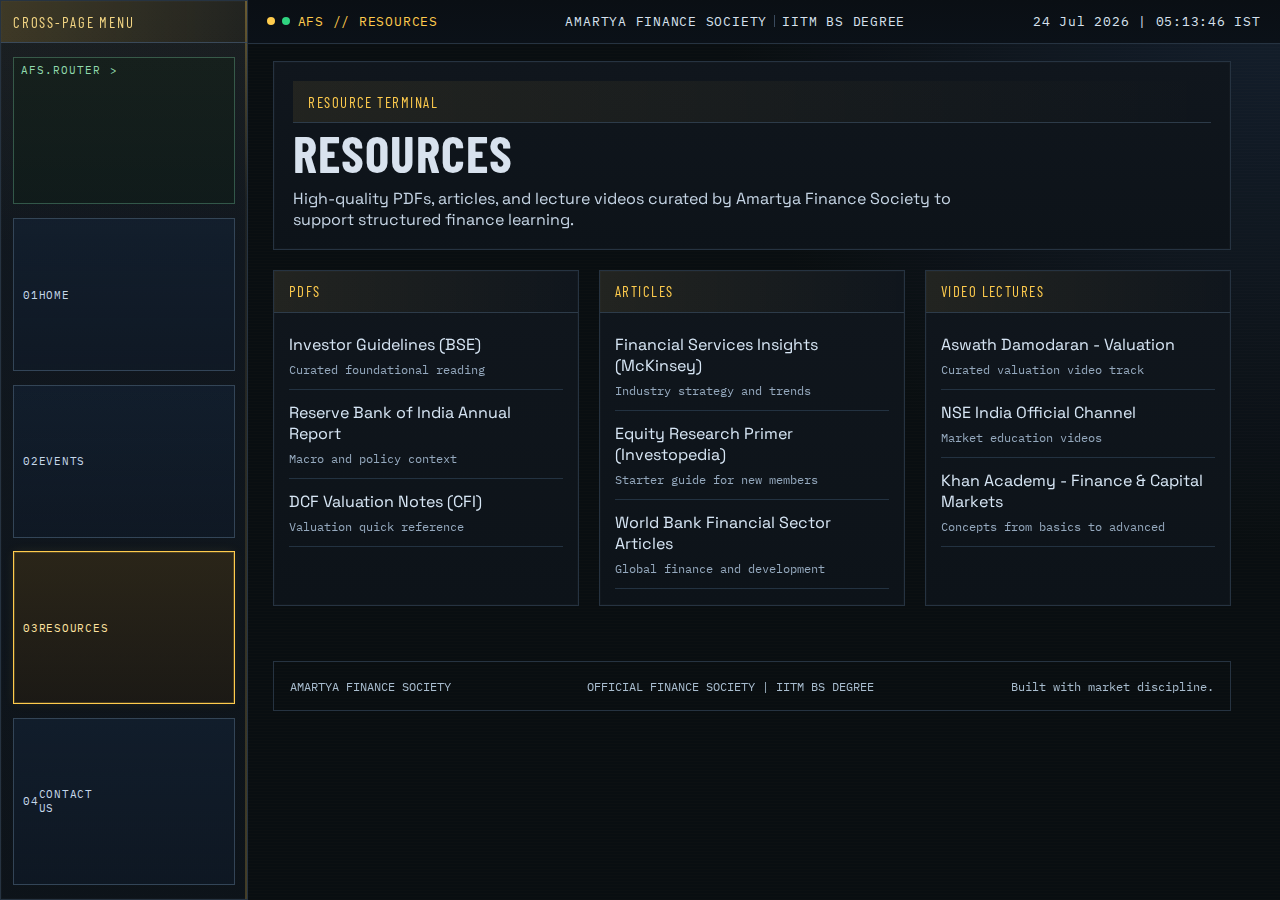
<file: pages/resources.html>
<!doctype html>
<html lang="en">
  <head>
    <meta charset="UTF-8" />
    <meta name="viewport" content="width=device-width, initial-scale=1.0" />
    <title>Resources | Amartya Finance Society</title>
    <meta
      name="description"
      content="Curated PDFs, articles, and video lectures from Amartya Finance Society for IITM BS learners."
    />
    <link rel="preconnect" href="https://fonts.googleapis.com" />
    <link rel="preconnect" href="https://fonts.gstatic.com" crossorigin />
    <link
      href="https://fonts.googleapis.com/css2?family=Barlow+Condensed:wght@500;600;700&family=IBM+Plex+Mono:wght@400;500;600&family=Space+Grotesk:wght@400;500;600;700&display=swap"
      rel="stylesheet"
    />
    <link rel="stylesheet" href="../src/css/main.css" />
  </head>
  <body>
    <div class="noise"></div>
    <header class="terminal-topbar">
      <div class="left-group">
        <span class="dot amber"></span>
        <span class="dot green"></span>
        <span class="tag">AFS // RESOURCES</span>
      </div>
      <div class="center-group">
        <span>AMARTYA FINANCE SOCIETY</span>
        <span class="divider"></span>
        <span>IITM BS DEGREE</span>
      </div>
      <div class="right-group" id="clock"></div>
    </header>

    <nav class="page-menu panel" aria-label="Cross-page navigation">
      <div class="panel-header">CROSS-PAGE MENU</div>
      <div class="page-menu-row">
        <span class="menu-prompt">AFS.ROUTER ></span>
        <a class="page-link" href="../index.html"><span>01</span> HOME</a>
        <a class="page-link" href="events.html"><span>02</span> EVENTS</a>
        <a class="page-link active" href="resources.html" aria-current="page"><span>03</span> RESOURCES</a>
        <a class="page-link" href="contact.html"><span>04</span> CONTACT US</a>
      </div>
    </nav>

    <main class="section-stack">
      <section class="panel page-hero">
        <div class="panel-header">RESOURCE TERMINAL</div>
        <h1>Resources</h1>
        <p>
          High-quality PDFs, articles, and lecture videos curated by Amartya Finance Society
          to support structured finance learning.
        </p>
      </section>

      <section class="resource-grid">
        <article class="panel">
          <div class="panel-header">PDFS</div>
          <ul class="resource-list">
            <li>
              <a href="https://www.bseindia.com/downloads1/Investor_guidelines.pdf" target="_blank" rel="noopener noreferrer">Investor Guidelines (BSE)</a>
              <span class="resource-tag">Curated foundational reading</span>
            </li>
            <li>
              <a href="https://www.rbi.org.in/Scripts/AnnualReportMainDisplay.aspx" target="_blank" rel="noopener noreferrer">Reserve Bank of India Annual Report</a>
              <span class="resource-tag">Macro and policy context</span>
            </li>
            <li>
              <a href="https://corporatefinanceinstitute.com/resources/valuation/discounted-cash-flow-dcf/" target="_blank" rel="noopener noreferrer">DCF Valuation Notes (CFI)</a>
              <span class="resource-tag">Valuation quick reference</span>
            </li>
          </ul>
        </article>

        <article class="panel">
          <div class="panel-header">ARTICLES</div>
          <ul class="resource-list">
            <li>
              <a href="https://www.mckinsey.com/industries/financial-services" target="_blank" rel="noopener noreferrer">Financial Services Insights (McKinsey)</a>
              <span class="resource-tag">Industry strategy and trends</span>
            </li>
            <li>
              <a href="https://www.investopedia.com/terms/e/equityresearch.asp" target="_blank" rel="noopener noreferrer">Equity Research Primer (Investopedia)</a>
              <span class="resource-tag">Starter guide for new members</span>
            </li>
            <li>
              <a href="https://www.worldbank.org/en/topic/financialsector" target="_blank" rel="noopener noreferrer">World Bank Financial Sector Articles</a>
              <span class="resource-tag">Global finance and development</span>
            </li>
          </ul>
        </article>

        <article class="panel">
          <div class="panel-header">VIDEO LECTURES</div>
          <ul class="resource-list">
            <li>
              <a href="https://www.youtube.com/playlist?list=PLUkh9m2Borqn0N8pi8GmLqP6Y8wV6Qf9Z" target="_blank" rel="noopener noreferrer">Aswath Damodaran - Valuation</a>
              <span class="resource-tag">Curated valuation video track</span>
            </li>
            <li>
              <a href="https://www.youtube.com/c/NSEIndiaOfficial" target="_blank" rel="noopener noreferrer">NSE India Official Channel</a>
              <span class="resource-tag">Market education videos</span>
            </li>
            <li>
              <a href="https://www.youtube.com/@KhanAcademy" target="_blank" rel="noopener noreferrer">Khan Academy - Finance & Capital Markets</a>
              <span class="resource-tag">Concepts from basics to advanced</span>
            </li>
          </ul>
        </article>
      </section>
    </main>

    <footer class="terminal-footer">
      <span>AMARTYA FINANCE SOCIETY</span>
      <span>OFFICIAL FINANCE SOCIETY | IITM BS DEGREE</span>
      <span>Built with market discipline.</span>
    </footer>

    <script src="../src/js/main.js"></script>
  </body>
</html>
</file>
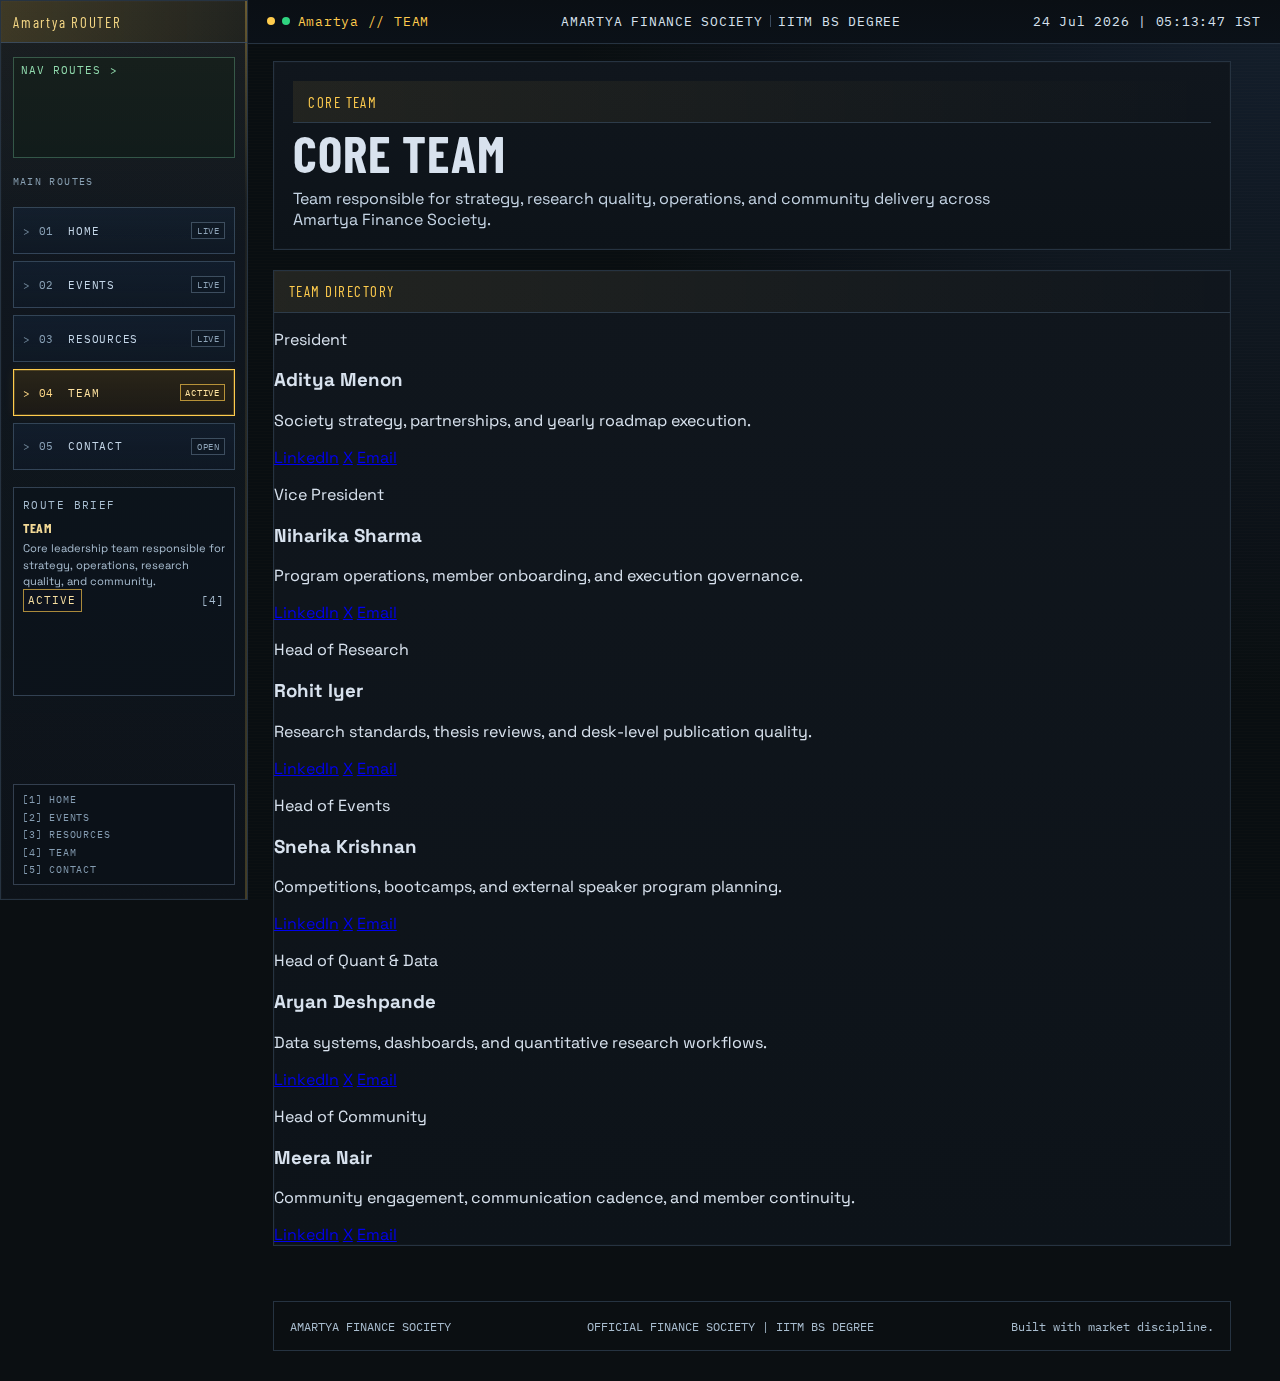
<file: pages/team.html>
<!doctype html>
<html lang="en">
  <head>
    <meta charset="UTF-8" />
    <meta name="viewport" content="width=device-width, initial-scale=1.0" />
    <title>Core Team | Amartya Finance Society</title>
    <meta
      name="description"
      content="Core team of Amartya Finance Society with roles, responsibilities, and social links."
    />
    <link rel="preconnect" href="https://fonts.googleapis.com" />
    <link rel="preconnect" href="https://fonts.gstatic.com" crossorigin />
    <link
      href="https://fonts.googleapis.com/css2?family=Barlow+Condensed:wght@500;600;700&family=IBM+Plex+Mono:wght@400;500;600&family=Space+Grotesk:wght@400;500;600;700&display=swap"
      rel="stylesheet"
    />
    <link rel="stylesheet" href="../src/css/main.css" />
  </head>
  <body>
    <div class="noise"></div>
    <header class="terminal-topbar">
      <div class="left-group">
        <span class="dot amber"></span>
        <span class="dot green"></span>
        <span class="tag" id="route-breadcrumb">Amartya // TEAM</span>
      </div>
      <div class="center-group">
        <span>AMARTYA FINANCE SOCIETY</span>
        <span class="divider"></span>
        <span>IITM BS DEGREE</span>
      </div>
      <div class="right-group" id="clock"></div>
    </header>

    <nav class="page-menu panel" aria-label="Navigation router" data-router data-page="team">
      <div class="panel-header">Amartya ROUTER</div>
      <div class="page-menu-row">
        <span class="menu-prompt">NAV ROUTES ></span>

        <div class="route-stack">
          <p class="route-tier">MAIN ROUTES</p>

          <a
            class="page-link route-primary"
            data-route="home"
            data-key="1"
            data-state="LIVE"
            data-breadcrumb="HOME"
            data-desc="Mission control for desk updates, live board snapshots, and society-wide routing."
            href="../index.html"
          >
            <span class="route-prefix">&gt;</span><span class="route-index">01</span><span class="route-name">HOME</span><span class="route-badge">LIVE</span>
          </a>
          <a
            class="page-link route-primary"
            data-route="events"
            data-key="2"
            data-state="LIVE"
            data-breadcrumb="EVENTS"
            data-desc="Upcoming market sessions, competitions, and archives across Amartya."
            href="events.html"
          >
            <span class="route-prefix">&gt;</span><span class="route-index">02</span><span class="route-name">EVENTS</span><span class="route-badge">LIVE</span>
          </a>
          <a
            class="page-link route-primary"
            data-route="resources"
            data-key="3"
            data-state="LIVE"
            data-breadcrumb="RESOURCES"
            data-desc="Curated and produced learning material including PDFs, articles, and video lectures."
            href="resources.html"
          >
            <span class="route-prefix">&gt;</span><span class="route-index">03</span><span class="route-name">RESOURCES</span><span class="route-badge">LIVE</span>
          </a>
          <a
            class="page-link route-primary active"
            data-route="team"
            data-key="4"
            data-state="LIVE"
            data-breadcrumb="TEAM"
            data-desc="Core leadership team responsible for strategy, operations, research quality, and community."
            href="team.html"
            aria-current="page"
          >
            <span class="route-prefix">&gt;</span><span class="route-index">04</span><span class="route-name">TEAM</span><span class="route-badge">ACTIVE</span>
          </a>
          <a
            class="page-link route-primary"
            data-route="contact"
            data-key="5"
            data-state="OPEN"
            data-breadcrumb="CONTACT"
            data-desc="Partnership, collaboration, and alumni outreach channels for the society."
            href="contact.html"
          >
            <span class="route-prefix">&gt;</span><span class="route-index">05</span><span class="route-name">CONTACT</span><span class="route-badge">OPEN</span>
          </a>
        </div>

        <section class="route-context" aria-live="polite">
          <p class="context-label">ROUTE BRIEF</p>
          <h3 id="route-context-name">TEAM</h3>
          <p id="route-context-desc">Core leadership team responsible for strategy, operations, research quality, and community.</p>
          <p class="context-meta"><span id="route-context-status" class="context-status" data-state="ACTIVE">ACTIVE</span><span id="route-context-key">[4]</span></p>
        </section>

        <div class="shortcut-legend">
          <span>[1] HOME</span>
          <span>[2] EVENTS</span>
          <span>[3] RESOURCES</span>
          <span>[4] TEAM</span>
          <span>[5] CONTACT</span>
        </div>
      </div>
    </nav>

    <main class="section-stack">
      <section class="panel page-hero">
        <div class="panel-header">CORE TEAM</div>
        <h1>Core Team</h1>
        <p>
          Team responsible for strategy, research quality, operations, and community delivery
          across Amartya Finance Society.
        </p>
      </section>

      <section class="panel team-panel">
        <div class="panel-header">TEAM DIRECTORY</div>
        <div class="team-grid">
          <article class="team-card">
            <p class="team-role">President</p>
            <h3>Aditya Menon</h3>
            <p class="team-focus">Society strategy, partnerships, and yearly roadmap execution.</p>
            <div class="team-links">
              <a href="https://www.linkedin.com" target="_blank" rel="noopener noreferrer">LinkedIn</a>
              <a href="https://x.com" target="_blank" rel="noopener noreferrer">X</a>
              <a href="mailto:amartyafinance@study.iitm.ac.in?subject=Amartya%20President">Email</a>
            </div>
          </article>
          <article class="team-card">
            <p class="team-role">Vice President</p>
            <h3>Niharika Sharma</h3>
            <p class="team-focus">Program operations, member onboarding, and execution governance.</p>
            <div class="team-links">
              <a href="https://www.linkedin.com" target="_blank" rel="noopener noreferrer">LinkedIn</a>
              <a href="https://x.com" target="_blank" rel="noopener noreferrer">X</a>
              <a href="mailto:amartyafinance@study.iitm.ac.in?subject=Amartya%20Vice%20President">Email</a>
            </div>
          </article>
          <article class="team-card">
            <p class="team-role">Head of Research</p>
            <h3>Rohit Iyer</h3>
            <p class="team-focus">Research standards, thesis reviews, and desk-level publication quality.</p>
            <div class="team-links">
              <a href="https://www.linkedin.com" target="_blank" rel="noopener noreferrer">LinkedIn</a>
              <a href="https://x.com" target="_blank" rel="noopener noreferrer">X</a>
              <a href="mailto:amartyafinance@study.iitm.ac.in?subject=Amartya%20Research%20Desk">Email</a>
            </div>
          </article>
          <article class="team-card">
            <p class="team-role">Head of Events</p>
            <h3>Sneha Krishnan</h3>
            <p class="team-focus">Competitions, bootcamps, and external speaker program planning.</p>
            <div class="team-links">
              <a href="https://www.linkedin.com" target="_blank" rel="noopener noreferrer">LinkedIn</a>
              <a href="https://x.com" target="_blank" rel="noopener noreferrer">X</a>
              <a href="mailto:amartyafinance@study.iitm.ac.in?subject=Amartya%20Events">Email</a>
            </div>
          </article>
          <article class="team-card">
            <p class="team-role">Head of Quant & Data</p>
            <h3>Aryan Deshpande</h3>
            <p class="team-focus">Data systems, dashboards, and quantitative research workflows.</p>
            <div class="team-links">
              <a href="https://www.linkedin.com" target="_blank" rel="noopener noreferrer">LinkedIn</a>
              <a href="https://x.com" target="_blank" rel="noopener noreferrer">X</a>
              <a href="mailto:amartyafinance@study.iitm.ac.in?subject=Amartya%20Quant%20Desk">Email</a>
            </div>
          </article>
          <article class="team-card">
            <p class="team-role">Head of Community</p>
            <h3>Meera Nair</h3>
            <p class="team-focus">Community engagement, communication cadence, and member continuity.</p>
            <div class="team-links">
              <a href="https://www.linkedin.com" target="_blank" rel="noopener noreferrer">LinkedIn</a>
              <a href="https://x.com" target="_blank" rel="noopener noreferrer">X</a>
              <a href="mailto:amartyafinance@study.iitm.ac.in?subject=Amartya%20Community">Email</a>
            </div>
          </article>
        </div>
      </section>
    </main>

    <footer class="terminal-footer">
      <span>AMARTYA FINANCE SOCIETY</span>
      <span>OFFICIAL FINANCE SOCIETY | IITM BS DEGREE</span>
      <span>Built with market discipline.</span>
    </footer>

    <script src="../src/js/main.js"></script>
  </body>
</html>
</file>
<file: src/css/main.css>
:root {
  --bg: #0b0f12;
  --panel: #10161d;
  --panel-alt: #0d1319;
  --border: #263341;
  --text: #d8e2ee;
  --muted: #96a8bb;
  --terminal-amber: #ffcc4d;
  --terminal-green: #2fd480;
  --chart-line: #ffd24f;
  --accent-red: #ff5e57;
  --glow: 0 0 22px rgba(255, 204, 77, 0.18);
  --side-menu-width: 248px;
  --side-menu-gap: 1.35rem;
}

* {
  box-sizing: border-box;
}

html,
body {
  margin: 0;
  padding: 0;
  background: radial-gradient(circle at top right, #172231 0%, var(--bg) 38%),
    radial-gradient(circle at bottom left, #121a24 0%, var(--bg) 28%);
  color: var(--text);
  font-family: "Space Grotesk", sans-serif;
  min-height: 100%;
}

body {
  position: relative;
  overflow-x: hidden;
}

.noise {
  pointer-events: none;
  position: fixed;
  inset: 0;
  background-image: repeating-linear-gradient(
      0deg,
      rgba(255, 255, 255, 0.03),
      rgba(255, 255, 255, 0.03) 1px,
      transparent 1px,
      transparent 3px
    ),
    linear-gradient(0deg, rgba(7, 11, 14, 0.4), rgba(7, 11, 14, 0.4));
  opacity: 0.28;
  z-index: 1;
}

main,
.terminal-topbar,
.terminal-footer,
.page-menu {
  position: relative;
  z-index: 2;
}

.terminal-topbar {
  display: flex;
  justify-content: space-between;
  align-items: center;
  padding: 0.8rem 1.2rem 0.8rem calc(var(--side-menu-width) + 1.2rem);
  border-bottom: 1px solid var(--border);
  background: linear-gradient(to bottom, #0a0f14, #0b1118);
  font-family: "IBM Plex Mono", monospace;
  font-size: 0.8rem;
  letter-spacing: 0.06em;
}

.left-group,
.center-group,
.right-group {
  display: flex;
  align-items: center;
  gap: 0.45rem;
}

.tag {
  color: var(--terminal-amber);
}

.dot {
  width: 8px;
  height: 8px;
  border-radius: 50%;
  display: inline-block;
}

.dot.amber {
  background: var(--terminal-amber);
}

.dot.green {
  background: var(--terminal-green);
}

.divider {
  width: 1px;
  height: 12px;
  background: #3a4a5d;
}

main {
  width: min(1250px, calc(100vw - (var(--side-menu-width) + 4.6rem)));
  margin: 1.1rem 1.4rem 3.4rem calc(var(--side-menu-width) + 1.55rem);
  display: grid;
  gap: 1.35rem;
}

.page-menu {
  position: fixed;
  top: 0;
  left: 0;
  bottom: 0;
  width: var(--side-menu-width);
  margin: 0;
  border: 0;
  border-right: 1px solid rgba(90, 108, 126, 0.65);
  box-shadow: inset 0 0 0 1px rgba(255, 255, 255, 0.015), 8px 0 20px rgba(0, 0, 0, 0.2);
  background:
    repeating-linear-gradient(
      0deg,
      rgba(255, 255, 255, 0.014),
      rgba(255, 255, 255, 0.014) 1px,
      transparent 1px,
      transparent 3px
    ),
    linear-gradient(180deg, rgba(15, 22, 31, 0.97) 0%, rgba(10, 16, 23, 0.95) 55%, rgba(8, 13, 19, 0.94) 100%);
  z-index: 3;
  overflow-y: auto;
  overflow-x: hidden;
}

.page-menu::before {
  content: "";
  position: absolute;
  inset: 0;
  pointer-events: none;
  background: linear-gradient(180deg, rgba(255, 204, 77, 0.045), transparent 28%);
}

.page-menu::after {
  content: "";
  position: absolute;
  top: 0;
  right: 0;
  width: 2px;
  height: 100%;
  background: linear-gradient(180deg, rgba(255, 204, 77, 0.32), rgba(255, 204, 77, 0.03) 22%, rgba(255, 204, 77, 0.22) 100%);
  pointer-events: none;
}

.page-menu .panel-header {
  position: sticky;
  top: 0;
  z-index: 2;
  border-bottom: 1px solid #3a4959;
  padding: 0.72rem 0.75rem;
  background: linear-gradient(to right, rgba(255, 204, 77, 0.16), rgba(255, 204, 77, 0.04));
  color: #f4d684;
  letter-spacing: 0.12em;
}

.page-menu-row {
  display: grid;
  gap: 0.85rem;
  min-height: calc(100vh - 2.7rem);
  padding: 0.85rem 0.72rem 0.95rem;
  background: linear-gradient(to bottom, rgba(33, 45, 58, 0.12), rgba(17, 26, 35, 0.06));
}

.menu-prompt {
  display: block;
  font-family: "IBM Plex Mono", monospace;
  font-size: 0.68rem;
  color: #8ddab0;
  letter-spacing: 0.1em;
  border: 1px solid rgba(63, 109, 92, 0.72);
  background: rgba(14, 27, 26, 0.75);
  padding: 0.34rem 0.45rem;
}

.route-stack {
  display: grid;
  gap: 0.42rem;
}

.route-tier {
  margin: 0.2rem 0 0;
  font-family: "IBM Plex Mono", monospace;
  font-size: 0.62rem;
  color: #88a0b4;
  letter-spacing: 0.14em;
}

.route-tier.secondary {
  margin-top: 0.15rem;
}

.route-divider {
  height: 1px;
  background: linear-gradient(to right, rgba(128, 149, 168, 0.5), transparent);
  margin: 0.28rem 0;
}

.utility-toggle {
  border: 1px solid rgba(72, 91, 110, 0.78);
  background: rgba(17, 27, 39, 0.58);
  color: #a2b6ca;
  font-family: "IBM Plex Mono", monospace;
  font-size: 0.64rem;
  letter-spacing: 0.11em;
  text-align: left;
  padding: 0.42rem 0.48rem;
  cursor: pointer;
}

.utility-toggle:hover {
  border-color: rgba(255, 204, 77, 0.58);
  color: #f8df9e;
}

.utility-routes {
  display: grid;
  gap: 0.42rem;
  max-height: 0;
  opacity: 0;
  overflow: hidden;
  pointer-events: none;
  transform: translateY(-4px);
  transition: max-height 220ms ease, opacity 180ms ease, transform 180ms ease;
}

.page-menu.utility-open .utility-routes {
  max-height: 320px;
  opacity: 1;
  pointer-events: auto;
  transform: translateY(0);
}

.page-link {
  display: grid;
  grid-template-columns: 10px 24px 1fr auto;
  align-items: center;
  gap: 0.36rem;
  text-decoration: none;
  border: 1px solid rgba(58, 78, 97, 0.84);
  background: linear-gradient(180deg, rgba(18, 32, 49, 0.72), rgba(15, 26, 41, 0.58));
  color: #c6d8ea;
  padding: 0.5rem 0.58rem;
  font-family: "IBM Plex Mono", monospace;
  font-size: 0.69rem;
  letter-spacing: 0.07em;
  transition: border-color 180ms ease, box-shadow 180ms ease, color 180ms ease, transform 180ms ease;
  text-transform: uppercase;
}

.route-prefix {
  color: #6f8598;
}

.route-index {
  color: #8aa2b7;
}

.route-name {
  color: inherit;
}

.route-badge {
  font-size: 0.54rem;
  letter-spacing: 0.09em;
  padding: 0.12rem 0.27rem;
  border: 1px solid rgba(84, 104, 124, 0.68);
  color: #8ea4b8;
  background: rgba(15, 23, 35, 0.68);
}

.page-link:hover {
  border-color: var(--terminal-amber);
  color: #ffebba;
  box-shadow: 0 0 9px rgba(255, 204, 77, 0.09), inset 0 0 0 1px rgba(255, 204, 77, 0.08);
  transform: translateX(0.35px);
}

.page-link.active {
  border-color: var(--terminal-amber);
  background: linear-gradient(180deg, rgba(47, 40, 24, 0.85), rgba(32, 27, 19, 0.74));
  color: #ffe3a0;
  box-shadow: inset 0 0 0 1px rgba(255, 204, 77, 0.2), 0 0 10px rgba(255, 204, 77, 0.08);
}

.page-link.active .route-prefix,
.page-link.active .route-index {
  color: #ffd987;
}

.page-link.active .route-badge {
  border-color: rgba(255, 204, 77, 0.66);
  color: #ffe4a1;
  background: rgba(49, 39, 18, 0.78);
}

.route-context {
  margin-top: 0.2rem;
  border: 1px solid rgba(58, 75, 93, 0.84);
  background: rgba(12, 19, 28, 0.72);
  padding: 0.56rem 0.58rem;
}

.context-label {
  margin: 0;
  font-family: "IBM Plex Mono", monospace;
  font-size: 0.59rem;
  letter-spacing: 0.13em;
  color: #8ea3b6;
}

.route-context h3 {
  margin: 0.34rem 0 0.3rem;
  font-size: 0.86rem;
  letter-spacing: 0.06em;
  font-family: "Barlow Condensed", sans-serif;
  color: #f2d996;
}

.route-context p {
  margin: 0;
  font-size: 0.7rem;
  color: #a9bed1;
  line-height: 1.45;
}

.context-meta {
  margin-top: 0.5rem;
  display: flex;
  align-items: center;
  justify-content: space-between;
  gap: 0.4rem;
  font-family: "IBM Plex Mono", monospace;
  font-size: 0.6rem;
  letter-spacing: 0.09em;
}

.context-status {
  border: 1px solid rgba(83, 103, 122, 0.65);
  padding: 0.14rem 0.28rem;
  color: #9bb0c4;
  background: rgba(14, 20, 31, 0.72);
}

.context-status[data-state="ACTIVE"] {
  border-color: rgba(255, 204, 77, 0.65);
  color: #f7dea0;
}

.context-status[data-state="UPCOMING"] {
  border-color: rgba(130, 160, 190, 0.56);
  color: #acc2d7;
}

.context-status[data-state="OPEN"] {
  border-color: rgba(77, 158, 120, 0.62);
  color: #9fd5b9;
}

.shortcut-legend {
  margin-top: auto;
  display: grid;
  gap: 0.28rem;
  border: 1px solid rgba(59, 74, 90, 0.84);
  background: rgba(11, 17, 25, 0.72);
  padding: 0.48rem 0.54rem;
}

.shortcut-legend span {
  font-family: "IBM Plex Mono", monospace;
  font-size: 0.61rem;
  color: #859db2;
  letter-spacing: 0.08em;
}

.hero-grid {
  display: grid;
  grid-template-columns: 220px 1fr 230px;
  gap: 1.2rem;
}

.panel {
  border: 1px solid var(--border);
  background: linear-gradient(180deg, var(--panel), var(--panel-alt));
  box-shadow: inset 0 0 0 1px rgba(255, 255, 255, 0.02);
}

.panel-header {
  border-bottom: 1px solid #2d3b49;
  padding: 0.72rem 0.95rem;
  font-family: "Barlow Condensed", sans-serif;
  font-size: 0.92rem;
  letter-spacing: 0.1em;
  color: var(--terminal-amber);
  background: linear-gradient(to right, rgba(255, 204, 77, 0.08), transparent);
}

.nav-panel nav {
  display: grid;
  padding: 1.05rem 0.95rem;
  gap: 0.65rem;
}

.nav-panel a {
  text-decoration: none;
  font-family: "IBM Plex Mono", monospace;
  color: var(--text);
  border: 1px solid #324252;
  padding: 0.44rem 0.5rem;
  transition: all 180ms ease;
}

.nav-panel a:hover {
  border-color: var(--terminal-amber);
  color: #fff9e7;
  box-shadow: var(--glow);
}

.small-note {
  border-top: 1px solid #2d3b49;
  padding: 0.95rem;
  font-family: "IBM Plex Mono", monospace;
  font-size: 0.72rem;
  color: var(--muted);
}

kbd {
  border: 1px solid #3a4959;
  border-bottom-width: 2px;
  padding: 0.05rem 0.25rem;
  color: var(--terminal-amber);
  font-family: inherit;
}

.headline-panel {
  min-height: 360px;
}

.headline-content {
  padding: 1.5rem;
}

.blinker {
  font-family: "IBM Plex Mono", monospace;
  color: var(--terminal-green);
  margin: 0;
  animation: flicker 2.2s steps(1, end) infinite;
}

h1 {
  font-family: "Barlow Condensed", sans-serif;
  margin: 0.6rem 0;
  font-size: clamp(2rem, 4vw, 3.5rem);
  line-height: 1;
  letter-spacing: 0.02em;
  text-transform: uppercase;
}

.subhead {
  max-width: 52ch;
  color: #c8d5e4;
  margin-bottom: 1.6rem;
}

.cta-row {
  display: flex;
  gap: 0.85rem;
  flex-wrap: wrap;
}

.cta {
  text-decoration: none;
  font-weight: 600;
  padding: 0.7rem 1rem;
  border: 1px solid var(--terminal-amber);
  letter-spacing: 0.03em;
}

.cta.solid {
  background: var(--terminal-amber);
  color: #111;
}

.cta.ghost {
  color: #ffdd7e;
}

.stats-panel .metric {
  padding: 0.95rem;
  border-bottom: 1px solid #23303c;
  font-family: "IBM Plex Mono", monospace;
}

.stats-panel .metric:last-child {
  border-bottom: 0;
}

.metric span {
  display: block;
  color: var(--muted);
  font-size: 0.78rem;
}

.metric strong {
  color: #fff5d5;
  font-size: 1.45rem;
}

.ticker-wrap {
  overflow: hidden;
}

.ticker {
  display: flex;
  gap: 0.95rem;
  padding: 1rem;
  min-height: 62px;
  flex-wrap: nowrap;
  overflow-x: auto;
}

.ticker-item {
  min-width: 185px;
  border: 1px solid #2f4050;
  padding: 0.72rem;
  font-family: "IBM Plex Mono", monospace;
  background: #101b25;
}

.ticker-item .name {
  color: #a8bcce;
  font-size: 0.76rem;
}

.ticker-item .price {
  font-size: 1.05rem;
  margin-top: 0.25rem;
}

.ticker-item .move {
  font-size: 0.8rem;
}

.up {
  color: var(--terminal-green);
}

.down {
  color: var(--accent-red);
}

.content-grid {
  display: grid;
  grid-template-columns: 1fr 1fr;
  gap: 1.2rem;
}

.about-panel,
.chart-panel,
.research-panel,
.event-panel,
.join-panel {
  padding-bottom: 0.4rem;
}

.about-panel p,
.join-panel p {
  padding: 0.5rem 1rem;
  color: #c5d2e0;
  line-height: 1.5;
}

.line-chart {
  width: calc(100% - 1.2rem);
  margin: 0.8rem;
  border: 1px solid #2b3b4a;
  background: repeating-linear-gradient(
      to right,
      rgba(255, 255, 255, 0.03),
      rgba(255, 255, 255, 0.03) 1px,
      transparent 1px,
      transparent 60px
    ),
    repeating-linear-gradient(
      to top,
      rgba(255, 255, 255, 0.03),
      rgba(255, 255, 255, 0.03) 1px,
      transparent 1px,
      transparent 40px
    );
}

.chart-caption {
  color: var(--muted);
  font-size: 0.83rem;
  padding: 0 1rem 0.8rem;
}

.desks-panel {
  overflow: hidden;
}

.desk-grid {
  display: grid;
  grid-template-columns: repeat(4, 1fr);
  gap: 1px;
  background: #2a3745;
}

.desk-grid article {
  background: #111923;
  padding: 1.15rem;
  min-height: 155px;
}

.desk-grid h3 {
  margin: 0;
  color: #ffe8a8;
  font-family: "Barlow Condensed", sans-serif;
  font-size: 1.05rem;
  letter-spacing: 0.04em;
}

.desk-grid p {
  color: #c0ccda;
  font-size: 0.9rem;
}

.research-panel ul {
  list-style: none;
  padding: 0.6rem 1rem 1.2rem;
  margin: 0;
}

.research-panel li {
  padding: 0.76rem 0;
  border-bottom: 1px solid #223140;
  color: #c8d6e5;
}

.research-panel li span {
  font-family: "IBM Plex Mono", monospace;
  color: var(--terminal-amber);
  margin-right: 0.55rem;
}

.event-item {
  margin: 0.78rem 1rem;
  border: 1px solid #2f3f4f;
  padding: 0.9rem;
  background: #111a25;
}

.event-item h4 {
  margin: 0;
  font-size: 1rem;
  color: #ffebba;
}

.event-item p {
  margin: 0.45rem 0 0;
  color: var(--muted);
  font-family: "IBM Plex Mono", monospace;
  font-size: 0.82rem;
}

.join-form {
  display: grid;
  grid-template-columns: repeat(4, 1fr);
  gap: 0.8rem;
  padding: 0.9rem 1rem 1.2rem;
}

input,
select,
button {
  border: 1px solid #334455;
  background: #0c141d;
  color: #d4e2ef;
  padding: 0.72rem;
  font-family: "IBM Plex Mono", monospace;
}

button {
  background: linear-gradient(90deg, #ffcc4d, #f0b93e);
  color: #111;
  font-weight: 600;
  cursor: pointer;
}

button:hover {
  filter: brightness(1.04);
}

.terminal-footer {
  width: min(1250px, calc(100vw - (var(--side-menu-width) + 4.6rem)));
  margin: 0 1.4rem 1.9rem calc(var(--side-menu-width) + 1.55rem);
  padding: 1rem;
  border: 1px solid var(--border);
  display: flex;
  justify-content: space-between;
  gap: 1rem;
  flex-wrap: wrap;
  font-size: 0.78rem;
  font-family: "IBM Plex Mono", monospace;
  color: #a9bdcf;
}

.terminal-footer a {
  color: #c4d7ea;
  text-decoration: none;
}

.terminal-footer a:hover {
  color: #fff0c2;
}

.page-hero {
  padding: 1.2rem;
}

.page-hero h1 {
  margin: 0.2rem 0 0.65rem;
}

.page-hero p {
  margin: 0;
  color: #c5d4e4;
  max-width: 72ch;
}

.section-stack {
  display: grid;
  gap: 1.2rem;
}

.event-columns {
  display: grid;
  grid-template-columns: 1fr 1fr;
  gap: 1.2rem;
}

.event-card {
  border: 1px solid #2d3b4b;
  margin: 0.8rem 1rem;
  padding: 0.95rem;
  background: #101923;
}

.event-card h4 {
  margin: 0;
  color: #ffe8ac;
  font-size: 1rem;
}

.event-card p {
  margin: 0.45rem 0 0;
  color: #9cb0c4;
  font-family: "IBM Plex Mono", monospace;
  font-size: 0.82rem;
  line-height: 1.45;
}

.resource-grid {
  display: grid;
  grid-template-columns: repeat(3, 1fr);
  gap: 1.2rem;
}

.resource-list {
  list-style: none;
  margin: 0;
  padding: 0.6rem 0.95rem 1rem;
}

.resource-list li {
  border-bottom: 1px solid #233241;
  padding: 0.75rem 0;
}

.resource-list a {
  color: #d7e6f5;
  text-decoration: none;
}

.resource-list a:hover {
  color: #fff0c2;
}

.resource-tag {
  display: block;
  margin-top: 0.38rem;
  color: #95a9be;
  font-family: "IBM Plex Mono", monospace;
  font-size: 0.78rem;
}

.contact-grid {
  display: grid;
  grid-template-columns: 1fr 1fr;
  gap: 1.2rem;
}

.contact-list {
  padding: 0.7rem 1rem 1rem;
}

.contact-list p {
  margin: 0.7rem 0;
  color: #c1d1e2;
}

.contact-list strong {
  color: #ffe9b0;
  font-family: "IBM Plex Mono", monospace;
  font-size: 0.82rem;
  letter-spacing: 0.03em;
}

.contact-form {
  display: grid;
  gap: 0.8rem;
  padding: 0.8rem 1rem 1rem;
}

.network-callout {
  border-color: #9a7a22;
  box-shadow: inset 0 0 0 1px rgba(255, 204, 77, 0.2), 0 0 24px rgba(255, 204, 77, 0.16);
  background: linear-gradient(180deg, #1a1f17, #111814);
}

.network-callout .panel-header {
  background: linear-gradient(to right, rgba(255, 204, 77, 0.22), rgba(255, 204, 77, 0.04));
}

.network-callout .contact-list p {
  margin: 0.85rem 0;
  font-size: 1.03rem;
  line-height: 1.65;
  color: #efe2bf;
}

.network-callout .contact-list strong {
  color: #ffe08a;
  font-size: 0.95rem;
  letter-spacing: 0.04em;
}

.full-span {
  grid-column: 1 / -1;
}

textarea {
  border: 1px solid #334455;
  background: #0c141d;
  color: #d4e2ef;
  padding: 0.72rem;
  font-family: "IBM Plex Mono", monospace;
  min-height: 130px;
  resize: vertical;
}

@keyframes flicker {
  0%,
  97% {
    opacity: 1;
  }
  98%,
  99% {
    opacity: 0;
  }
}

@media (max-width: 1100px) {
  .terminal-topbar {
    padding: 0.8rem 1.2rem;
  }

  main {
    width: min(1250px, 95vw);
    margin: 1.1rem auto 3.4rem;
  }

  .page-menu {
    position: relative;
    top: auto;
    left: auto;
    bottom: auto;
    width: min(1250px, 95vw);
    margin: 1rem auto 0;
    border: 1px solid #354352;
    box-shadow: inset 0 0 0 1px rgba(255, 255, 255, 0.02), 0 8px 26px rgba(0, 0, 0, 0.24);
    z-index: 2;
  }

  .page-menu-row {
    min-height: 0;
    padding: 0.82rem 0.9rem 0.9rem;
    background: linear-gradient(to right, rgba(33, 45, 58, 0.8), rgba(17, 26, 35, 0.45));
  }

  .page-menu::after {
    display: none;
  }

  .page-menu .panel-header {
    position: static;
    border-bottom: 1px solid #2d3b49;
    padding: 0.72rem 0.95rem;
    background: linear-gradient(to right, rgba(255, 204, 77, 0.08), transparent);
  }

  .menu-prompt {
    display: inline-block;
    width: auto;
    margin-bottom: 0;
  }

  .route-stack {
    gap: 0.45rem;
  }

  .route-context {
    margin-top: 0.1rem;
  }

  .shortcut-legend {
    margin-top: 0.1rem;
  }

  .terminal-footer {
    width: min(1250px, 95vw);
    margin: 0 auto 1.9rem;
  }

  .hero-grid {
    grid-template-columns: 1fr;
  }

  .content-grid {
    grid-template-columns: 1fr;
  }

  .desk-grid {
    grid-template-columns: 1fr 1fr;
  }

  .join-form {
    grid-template-columns: 1fr 1fr;
  }

  .event-columns,
  .contact-grid {
    grid-template-columns: 1fr;
  }

  .resource-grid {
    grid-template-columns: 1fr;
  }
}

@media (max-width: 700px) {
  .terminal-topbar {
    flex-direction: column;
    align-items: flex-start;
    gap: 0.3rem;
  }

  .menu-prompt {
    width: 100%;
    margin-bottom: 0.1rem;
  }

  .page-link {
    grid-template-columns: 8px 20px 1fr auto;
    font-size: 0.66rem;
    padding: 0.48rem 0.52rem;
  }

  .route-context h3 {
    font-size: 0.8rem;
  }

  .route-context p {
    font-size: 0.66rem;
  }

  .shortcut-legend {
    grid-template-columns: 1fr 1fr;
    gap: 0.25rem 0.5rem;
  }

  .desk-grid,
  .join-form {
    grid-template-columns: 1fr;
  }

  .cta {
    width: 100%;
    text-align: center;
  }
}
</file>
<file: styles.css>
:root {
  --bg: #0b0f12;
  --panel: #10161d;
  --panel-alt: #0d1319;
  --border: #263341;
  --text: #d8e2ee;
  --muted: #96a8bb;
  --terminal-amber: #ffcc4d;
  --terminal-green: #2fd480;
  --chart-line: #ffd24f;
  --accent-red: #ff5e57;
  --glow: 0 0 22px rgba(255, 204, 77, 0.18);
}

* {
  box-sizing: border-box;
}

html,
body {
  margin: 0;
  padding: 0;
  background: radial-gradient(circle at top right, #172231 0%, var(--bg) 38%),
    radial-gradient(circle at bottom left, #121a24 0%, var(--bg) 28%);
  color: var(--text);
  font-family: "Space Grotesk", sans-serif;
  min-height: 100%;
}

body {
  position: relative;
  overflow-x: hidden;
}

.noise {
  pointer-events: none;
  position: fixed;
  inset: 0;
  background-image: repeating-linear-gradient(
      0deg,
      rgba(255, 255, 255, 0.03),
      rgba(255, 255, 255, 0.03) 1px,
      transparent 1px,
      transparent 3px
    ),
    linear-gradient(0deg, rgba(7, 11, 14, 0.4), rgba(7, 11, 14, 0.4));
  opacity: 0.28;
  z-index: 1;
}

main,
.terminal-topbar,
.terminal-footer,
.page-menu {
  position: relative;
  z-index: 2;
}

.terminal-topbar {
  display: flex;
  justify-content: space-between;
  align-items: center;
  padding: 0.8rem 1.2rem;
  border-bottom: 1px solid var(--border);
  background: linear-gradient(to bottom, #0a0f14, #0b1118);
  font-family: "IBM Plex Mono", monospace;
  font-size: 0.8rem;
  letter-spacing: 0.06em;
}

.left-group,
.center-group,
.right-group {
  display: flex;
  align-items: center;
  gap: 0.45rem;
}

.tag {
  color: var(--terminal-amber);
}

.dot {
  width: 8px;
  height: 8px;
  border-radius: 50%;
  display: inline-block;
}

.dot.amber {
  background: var(--terminal-amber);
}

.dot.green {
  background: var(--terminal-green);
}

.divider {
  width: 1px;
  height: 12px;
  background: #3a4a5d;
}

main {
  width: min(1250px, 95vw);
  margin: 1.1rem auto 3.4rem;
  display: grid;
  gap: 1.35rem;
}

.page-menu {
  width: min(1250px, 95vw);
  margin: 1rem auto 0;
  border-color: #354352;
  box-shadow: inset 0 0 0 1px rgba(255, 255, 255, 0.03), 0 8px 26px rgba(0, 0, 0, 0.24);
}

.page-menu-row {
  display: flex;
  align-items: center;
  gap: 0.65rem;
  flex-wrap: wrap;
  padding: 0.82rem 0.95rem;
  background: linear-gradient(to right, rgba(33, 45, 58, 0.8), rgba(17, 26, 35, 0.45));
}

.menu-prompt {
  font-family: "IBM Plex Mono", monospace;
  font-size: 0.8rem;
  color: var(--terminal-green);
  letter-spacing: 0.04em;
  margin-right: 0.35rem;
}

.page-link {
  text-decoration: none;
  border: 1px solid #395062;
  background: linear-gradient(180deg, #152231, #111b28);
  color: #d2e3f3;
  padding: 0.43rem 0.7rem;
  font-family: "IBM Plex Mono", monospace;
  font-size: 0.78rem;
  letter-spacing: 0.04em;
  transition: border-color 180ms ease, box-shadow 180ms ease, color 180ms ease, transform 180ms ease;
}

.page-link span {
  color: #8ea6bb;
  margin-right: 0.32rem;
}

.page-link:hover {
  border-color: var(--terminal-amber);
  color: #fff4cf;
  box-shadow: 0 0 18px rgba(255, 204, 77, 0.18);
  transform: translateY(-1px);
}

.page-link.active {
  border-color: var(--terminal-amber);
  background: linear-gradient(180deg, #2b2518, #1e1a13);
  color: #ffe4a3;
  box-shadow: inset 0 0 0 1px rgba(255, 204, 77, 0.25);
}

.page-link.active span {
  color: #ffd987;
}

.hero-grid {
  display: grid;
  grid-template-columns: 220px 1fr 230px;
  gap: 1.2rem;
}

.panel {
  border: 1px solid var(--border);
  background: linear-gradient(180deg, var(--panel), var(--panel-alt));
  box-shadow: inset 0 0 0 1px rgba(255, 255, 255, 0.02);
}

.panel-header {
  border-bottom: 1px solid #2d3b49;
  padding: 0.72rem 0.95rem;
  font-family: "Barlow Condensed", sans-serif;
  font-size: 0.92rem;
  letter-spacing: 0.1em;
  color: var(--terminal-amber);
  background: linear-gradient(to right, rgba(255, 204, 77, 0.08), transparent);
}

.nav-panel nav {
  display: grid;
  padding: 1.05rem 0.95rem;
  gap: 0.65rem;
}

.nav-panel a {
  text-decoration: none;
  font-family: "IBM Plex Mono", monospace;
  color: var(--text);
  border: 1px solid #324252;
  padding: 0.44rem 0.5rem;
  transition: all 180ms ease;
}

.nav-panel a:hover {
  border-color: var(--terminal-amber);
  color: #fff9e7;
  box-shadow: var(--glow);
}

.small-note {
  border-top: 1px solid #2d3b49;
  padding: 0.95rem;
  font-family: "IBM Plex Mono", monospace;
  font-size: 0.72rem;
  color: var(--muted);
}

kbd {
  border: 1px solid #3a4959;
  border-bottom-width: 2px;
  padding: 0.05rem 0.25rem;
  color: var(--terminal-amber);
  font-family: inherit;
}

.headline-panel {
  min-height: 360px;
}

.headline-content {
  padding: 1.5rem;
}

.blinker {
  font-family: "IBM Plex Mono", monospace;
  color: var(--terminal-green);
  margin: 0;
  animation: flicker 2.2s steps(1, end) infinite;
}

h1 {
  font-family: "Barlow Condensed", sans-serif;
  margin: 0.6rem 0;
  font-size: clamp(2rem, 4vw, 3.5rem);
  line-height: 1;
  letter-spacing: 0.02em;
  text-transform: uppercase;
}

.subhead {
  max-width: 52ch;
  color: #c8d5e4;
  margin-bottom: 1.6rem;
}

.cta-row {
  display: flex;
  gap: 0.85rem;
  flex-wrap: wrap;
}

.cta {
  text-decoration: none;
  font-weight: 600;
  padding: 0.7rem 1rem;
  border: 1px solid var(--terminal-amber);
  letter-spacing: 0.03em;
}

.cta.solid {
  background: var(--terminal-amber);
  color: #111;
}

.cta.ghost {
  color: #ffdd7e;
}

.stats-panel .metric {
  padding: 0.95rem;
  border-bottom: 1px solid #23303c;
  font-family: "IBM Plex Mono", monospace;
}

.stats-panel .metric:last-child {
  border-bottom: 0;
}

.metric span {
  display: block;
  color: var(--muted);
  font-size: 0.78rem;
}

.metric strong {
  color: #fff5d5;
  font-size: 1.45rem;
}

.ticker-wrap {
  overflow: hidden;
}

.ticker {
  display: flex;
  gap: 0.95rem;
  padding: 1rem;
  min-height: 62px;
  flex-wrap: nowrap;
  overflow-x: auto;
}

.ticker-item {
  min-width: 185px;
  border: 1px solid #2f4050;
  padding: 0.72rem;
  font-family: "IBM Plex Mono", monospace;
  background: #101b25;
}

.ticker-item .name {
  color: #a8bcce;
  font-size: 0.76rem;
}

.ticker-item .price {
  font-size: 1.05rem;
  margin-top: 0.25rem;
}

.ticker-item .move {
  font-size: 0.8rem;
}

.up {
  color: var(--terminal-green);
}

.down {
  color: var(--accent-red);
}

.content-grid {
  display: grid;
  grid-template-columns: 1fr 1fr;
  gap: 1.2rem;
}

.about-panel,
.chart-panel,
.research-panel,
.event-panel,
.join-panel {
  padding-bottom: 0.4rem;
}

.about-panel p,
.join-panel p {
  padding: 0.5rem 1rem;
  color: #c5d2e0;
  line-height: 1.5;
}

.line-chart {
  width: calc(100% - 1.2rem);
  margin: 0.8rem;
  border: 1px solid #2b3b4a;
  background: repeating-linear-gradient(
      to right,
      rgba(255, 255, 255, 0.03),
      rgba(255, 255, 255, 0.03) 1px,
      transparent 1px,
      transparent 60px
    ),
    repeating-linear-gradient(
      to top,
      rgba(255, 255, 255, 0.03),
      rgba(255, 255, 255, 0.03) 1px,
      transparent 1px,
      transparent 40px
    );
}

.chart-caption {
  color: var(--muted);
  font-size: 0.83rem;
  padding: 0 1rem 0.8rem;
}

.desks-panel {
  overflow: hidden;
}

.desk-grid {
  display: grid;
  grid-template-columns: repeat(4, 1fr);
  gap: 1px;
  background: #2a3745;
}

.desk-grid article {
  background: #111923;
  padding: 1.15rem;
  min-height: 155px;
}

.desk-grid h3 {
  margin: 0;
  color: #ffe8a8;
  font-family: "Barlow Condensed", sans-serif;
  font-size: 1.05rem;
  letter-spacing: 0.04em;
}

.desk-grid p {
  color: #c0ccda;
  font-size: 0.9rem;
}

.research-panel ul {
  list-style: none;
  padding: 0.6rem 1rem 1.2rem;
  margin: 0;
}

.research-panel li {
  padding: 0.76rem 0;
  border-bottom: 1px solid #223140;
  color: #c8d6e5;
}

.research-panel li span {
  font-family: "IBM Plex Mono", monospace;
  color: var(--terminal-amber);
  margin-right: 0.55rem;
}

.event-item {
  margin: 0.78rem 1rem;
  border: 1px solid #2f3f4f;
  padding: 0.9rem;
  background: #111a25;
}

.event-item h4 {
  margin: 0;
  font-size: 1rem;
  color: #ffebba;
}

.event-item p {
  margin: 0.45rem 0 0;
  color: var(--muted);
  font-family: "IBM Plex Mono", monospace;
  font-size: 0.82rem;
}

.join-form {
  display: grid;
  grid-template-columns: repeat(4, 1fr);
  gap: 0.8rem;
  padding: 0.9rem 1rem 1.2rem;
}

input,
select,
button {
  border: 1px solid #334455;
  background: #0c141d;
  color: #d4e2ef;
  padding: 0.72rem;
  font-family: "IBM Plex Mono", monospace;
}

button {
  background: linear-gradient(90deg, #ffcc4d, #f0b93e);
  color: #111;
  font-weight: 600;
  cursor: pointer;
}

button:hover {
  filter: brightness(1.04);
}

.terminal-footer {
  width: min(1250px, 95vw);
  margin: 0 auto 1.9rem;
  padding: 1rem;
  border: 1px solid var(--border);
  display: flex;
  justify-content: space-between;
  gap: 1rem;
  flex-wrap: wrap;
  font-size: 0.78rem;
  font-family: "IBM Plex Mono", monospace;
  color: #a9bdcf;
}

.terminal-footer a {
  color: #c4d7ea;
  text-decoration: none;
}

.terminal-footer a:hover {
  color: #fff0c2;
}

.page-hero {
  padding: 1.2rem;
}

.page-hero h1 {
  margin: 0.2rem 0 0.65rem;
}

.page-hero p {
  margin: 0;
  color: #c5d4e4;
  max-width: 72ch;
}

.section-stack {
  display: grid;
  gap: 1.2rem;
}

.event-columns {
  display: grid;
  grid-template-columns: 1fr 1fr;
  gap: 1.2rem;
}

.event-card {
  border: 1px solid #2d3b4b;
  margin: 0.8rem 1rem;
  padding: 0.95rem;
  background: #101923;
}

.event-card h4 {
  margin: 0;
  color: #ffe8ac;
  font-size: 1rem;
}

.event-card p {
  margin: 0.45rem 0 0;
  color: #9cb0c4;
  font-family: "IBM Plex Mono", monospace;
  font-size: 0.82rem;
  line-height: 1.45;
}

.resource-grid {
  display: grid;
  grid-template-columns: repeat(3, 1fr);
  gap: 1.2rem;
}

.resource-list {
  list-style: none;
  margin: 0;
  padding: 0.6rem 0.95rem 1rem;
}

.resource-list li {
  border-bottom: 1px solid #233241;
  padding: 0.75rem 0;
}

.resource-list a {
  color: #d7e6f5;
  text-decoration: none;
}

.resource-list a:hover {
  color: #fff0c2;
}

.resource-tag {
  display: block;
  margin-top: 0.38rem;
  color: #95a9be;
  font-family: "IBM Plex Mono", monospace;
  font-size: 0.78rem;
}

.contact-grid {
  display: grid;
  grid-template-columns: 1fr 1fr;
  gap: 1.2rem;
}

.contact-list {
  padding: 0.7rem 1rem 1rem;
}

.contact-list p {
  margin: 0.7rem 0;
  color: #c1d1e2;
}

.contact-list strong {
  color: #ffe9b0;
  font-family: "IBM Plex Mono", monospace;
  font-size: 0.82rem;
  letter-spacing: 0.03em;
}

.contact-form {
  display: grid;
  gap: 0.8rem;
  padding: 0.8rem 1rem 1rem;
}

.network-callout {
  border-color: #9a7a22;
  box-shadow: inset 0 0 0 1px rgba(255, 204, 77, 0.2), 0 0 24px rgba(255, 204, 77, 0.16);
  background: linear-gradient(180deg, #1a1f17, #111814);
}

.network-callout .panel-header {
  background: linear-gradient(to right, rgba(255, 204, 77, 0.22), rgba(255, 204, 77, 0.04));
}

.network-callout .contact-list p {
  margin: 0.85rem 0;
  font-size: 1.03rem;
  line-height: 1.65;
  color: #efe2bf;
}

.network-callout .contact-list strong {
  color: #ffe08a;
  font-size: 0.95rem;
  letter-spacing: 0.04em;
}

.full-span {
  grid-column: 1 / -1;
}

textarea {
  border: 1px solid #334455;
  background: #0c141d;
  color: #d4e2ef;
  padding: 0.72rem;
  font-family: "IBM Plex Mono", monospace;
  min-height: 130px;
  resize: vertical;
}

@keyframes flicker {
  0%,
  97% {
    opacity: 1;
  }
  98%,
  99% {
    opacity: 0;
  }
}

@media (max-width: 1100px) {
  .hero-grid {
    grid-template-columns: 1fr;
  }

  .content-grid {
    grid-template-columns: 1fr;
  }

  .desk-grid {
    grid-template-columns: 1fr 1fr;
  }

  .join-form {
    grid-template-columns: 1fr 1fr;
  }

  .event-columns,
  .contact-grid {
    grid-template-columns: 1fr;
  }

  .resource-grid {
    grid-template-columns: 1fr;
  }
}

@media (max-width: 700px) {
  .terminal-topbar {
    flex-direction: column;
    align-items: flex-start;
    gap: 0.3rem;
  }

  .page-menu-row {
    align-items: stretch;
  }

  .menu-prompt {
    width: 100%;
  }

  .page-link {
    flex: 1 1 calc(50% - 0.7rem);
    text-align: center;
  }

  .desk-grid,
  .join-form {
    grid-template-columns: 1fr;
  }

  .cta {
    width: 100%;
    text-align: center;
  }
}
</file>
